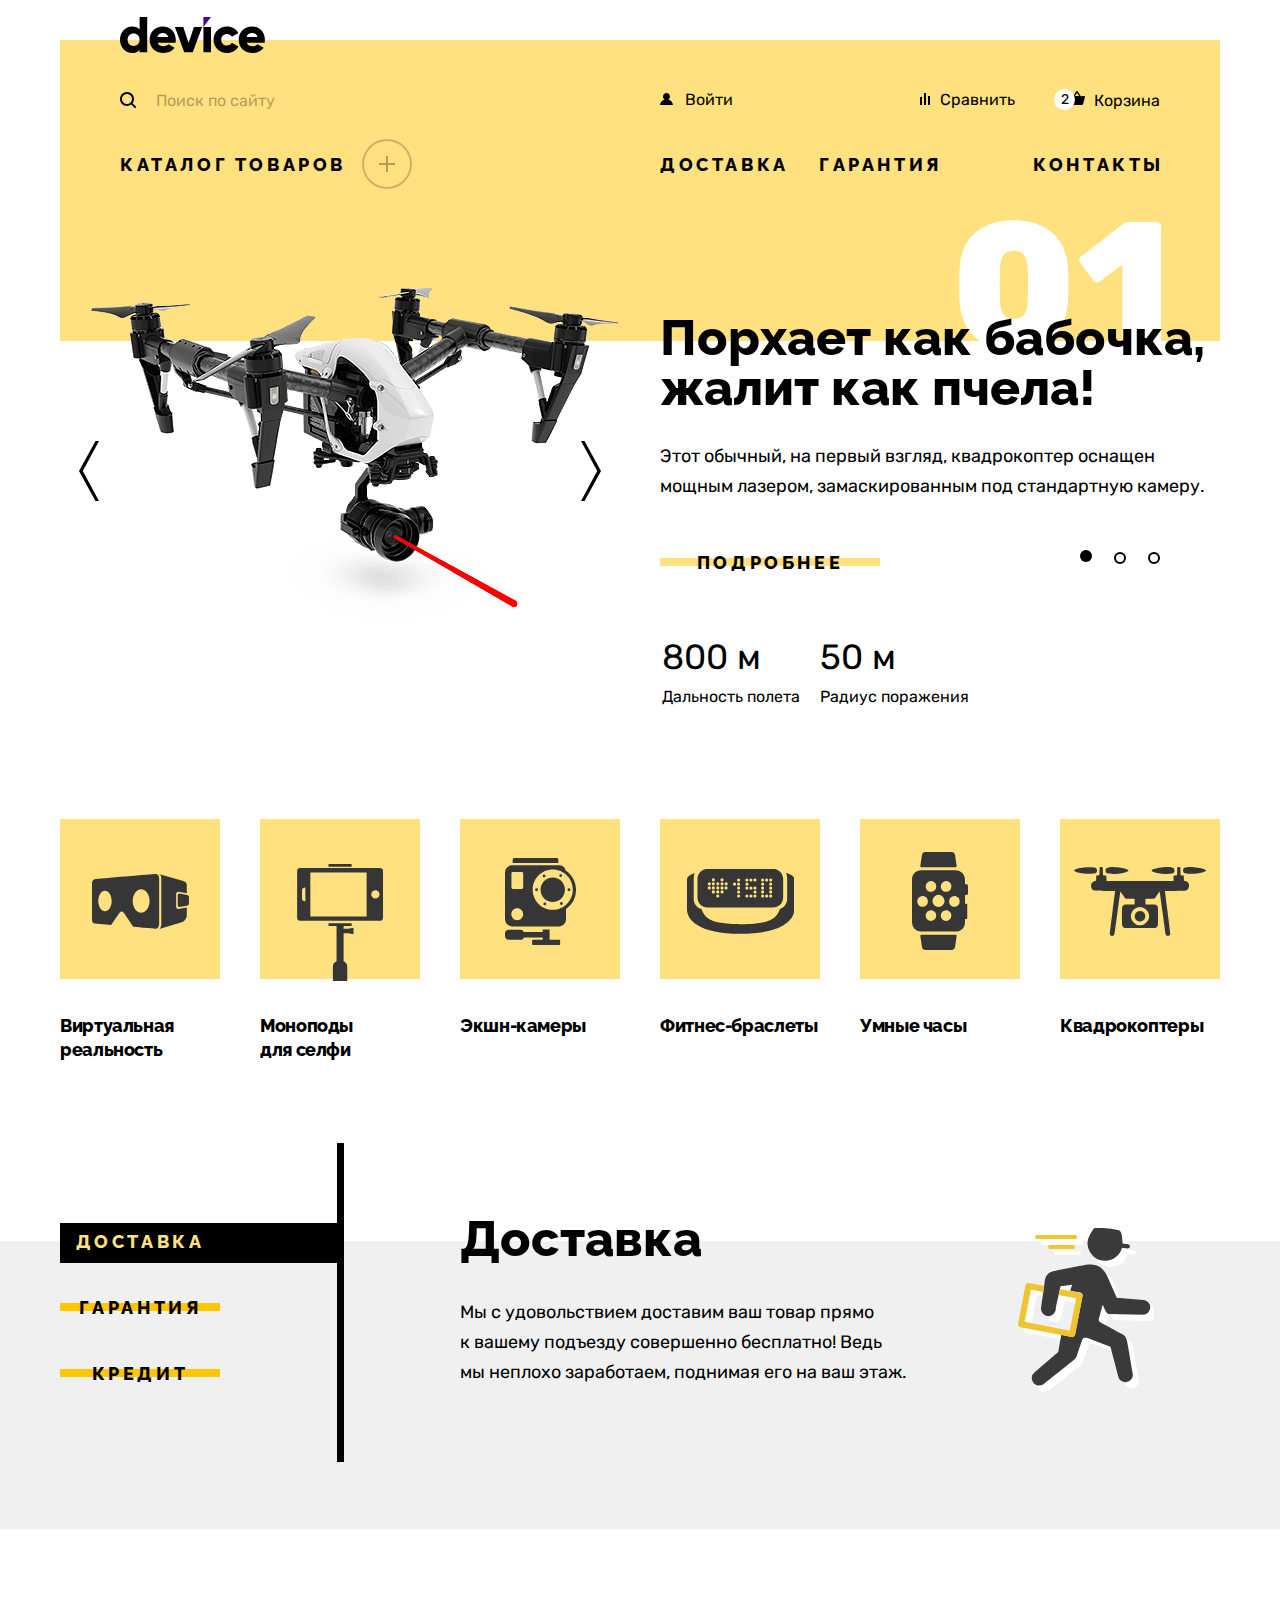
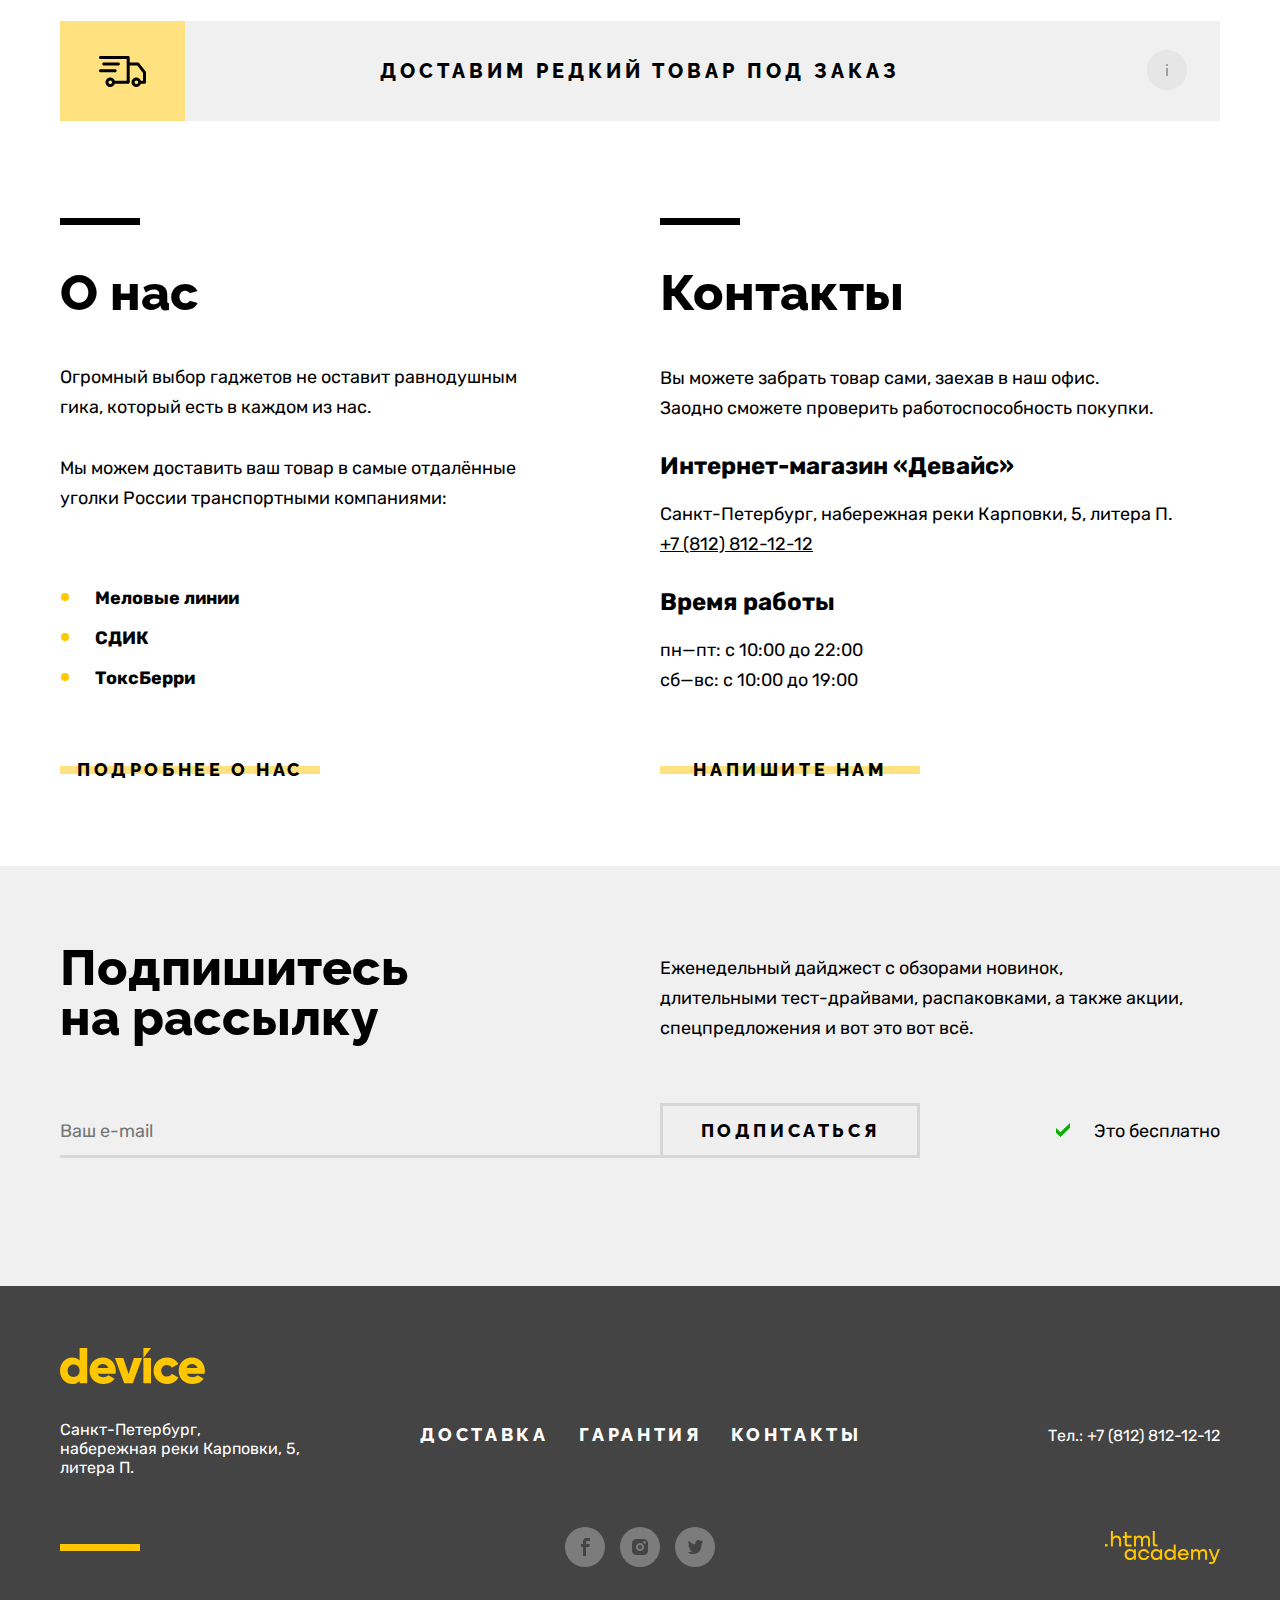
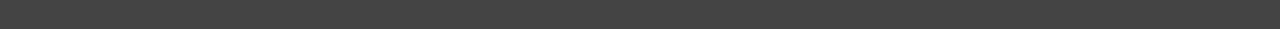
<file: index.html>
<!DOCTYPE html>
<html lang="ru">
  <head>
    <meta charset="utf-8">
    <title>HTML Academy: Девайс</title>
    <link rel="stylesheet" href="styles/styles.css">
    <link rel="icon" href="../1841999-device-32/images/favicon.svg">
  </head>

  <body>

    <!--Шапка-->
    <header class="page-header">
      <h1 class="visually-hidden">Сайт "Девайс"</h1>

      <div class="header-container">
        <a class="navigation-logo">
          <img class="logo" src="images/logo.svg" alt="Логотип сайта" width="145" height="36">
        </a>
        <div class="navigation-container">
          <nav class="navigation">
            <ul class="user-navigation-list">
              <li class="user-navigation-item-search">
                <form class="user-navigation-form-search" method="get" action="https://echo.htmlacademy.ru">
                  <input id="search" class="user-navigation-search-input" type="search" name="search" placeholder="Поиск по сайту">
                  <button class="user-navigation-search-button" type="submit">Найти</button>
                  <label class="user-navigation-search-label" for="search">
                    <span class="visually-hidden">Поиск по сайту</span>
                  </label>
                </form>
              </li>
              <li class="user-navigation-item-login">
                <a class="user-navigation-link login-link" href="#">
                  <svg class="navigation-image-login" aria-hidden="true" focusable="false" width="13" height="12" fill="none" xmlns="http://www.w3.org/2000/svg">
                    <path d="M0 12h13c-.2-2.6-2.1-4.8-4.7-5.5 1-.6 1.7-1.7 1.7-3C10 1.6 8.4 0 6.5 0S3 1.6 3 3.5c0 1.3.7 2.4 1.7 3C2.1 7.2.2 9.4 0 12Z" fill="#000"/>
                  </svg>
                  Войти
                </a>
              </li>
              <li class="user-navigation-item-compare">
                <a class="user-navigation-link compare-link" href="#">
                  <svg class="navigation-image" aria-hidden="true" focusable="false" width="10" height="12" fill="none" xmlns="http://www.w3.org/2000/svg">
                    <path d="M6 0H4v12h2V0ZM2 4H0v8h2V4ZM10 3H8v9h2V3Z" fill="#000"/>
                  </svg>
                  Сравнить
                </a>
              </li>
              <li class="user-navigation-item-basket">
                <a class="user-navigation-link basket-link" href="#">
                  <svg class="navigation-image basket-image" aria-hidden="true" focusable="false" width="16" height="14" fill="none" xmlns="http://www.w3.org/2000/svg">
                    <path d="m15.3 5-3.5.2L8.6.3C8.5.1 8.2 0 8 0c-.2 0-.5.1-.6.3L4.2 5.2H.7c-.4 0-.7.3-.7.7v.2l1.9 6.8c.2.7.7 1.1 1.4 1.1h9.4c.7 0 1.2-.4 1.4-1.1L16 6v-.2c0-.4-.3-.8-.7-.8ZM8 1.9l2.2 3.2H5.9L8 1.9Z" fill="#000"/>
                  </svg>
                  Корзина
                </a>
                <button class="popover-close-button" type="button">
                  2
                  <span class="visually-hidden">Закрыть корзину.</span>
                </button>
                <div class="popover popover-cart">
                  <div class="popover-content">
                    <h2 class="popover-title visually-hidden">Корзина</h2>
                    <ul class="popover-cart-list">
                      <li class="popover-cart-item">
                        <a class="popover-cart-link" href="#">
                          <img class="popover-cart-image" src="images/basket-popup/product-1-small.jpg" alt="Любительская селфи палка" width="41" height="43">
                          <div class="popover-cart-container">
                            <p class="popover-cart-text">Любительская<br>селфи-палка</p>
                          </div>
                        </a>
                        <button class="popover-cart-button-delete" type="button">
                          <span class="visually-hidden">Удалить из корзины.</span>
                        </button>
                      </li>
                      <li class="popover-cart-item">
                        <a class="popover-cart-link" href="#">
                          <img class="popover-cart-image" src="images/basket-popup/product-2-small.jpg" alt="Профессиональная селфи-палка" width="41" height="43">
                          <div class="popover-cart-container">
                            <p class="popover-cart-text">Профессиональная<br>селфи-палка</p>
                          </div>
                        </a>
                          <button class="popover-cart-button-delete" type="button">
                            <span class="visually-hidden">Удалить из корзины.</span>
                          </button>
                      </li>
                    </ul>
                    <div class="popover-price-results-wrapper">
                      <p class="popover-price-results-text">Товаров:&nbsp;2</p>
                      <p class="popover-price-results-total">Сумма:&nbsp;2000 ₽</p>
                    </div>
                    <div class="popover-cart-button-container">
                      <button class="open-basket-button" type="button">Открыть корзину</button>
                    </div>
                  </div>
                </div>
              </li>
            </ul>
            <ul class="navigation-list">
              <li class="navigation-item-catalog">
                <a class="navigation-catalog-link navigation-link" href="#">Каталог Товаров</a>
                <ul class="navigation-submenu-list">
                  <li class="navigation-submenu-item">
                    <a class="navigation-submenu-link" href="#">Виртуальная реальность</a>
                    <a class="navigation-submenu-link" href="catalog.html">Моноподы для селфи</a>
                    <a class="navigation-submenu-link" href="#">Экшн-камеры</a>
                  </li>
                  <li class="navigation-submenu-item">
                    <a class="navigation-submenu-link" href="#">Фитнес-браслеты</a>
                    <a class="navigation-submenu-link" href="#">Умные часы</a>
                  </li>
                  <li class="navigation-submenu-item">
                    <a class="navigation-submenu-link" href="#">Квадрокоптеры</a>
                  </li>
                </ul>
              </li>
              <li class="navigation-item-delivery">
                <a class="navigation-link" href="delivery.html">Доставка</a>
              </li>
              <li class="navigation-item-garanty">
                <a class="navigation-link" href="garanty.html">Гарантия</a>
              </li>
              <li class="navigation-item-contacts">
                <a class="navigation-link contacts-link" href="contacts.html">Контакты</a>
              </li>
            </ul>
          </nav>
        </div>
      </div>

    </header>
      
    <main class="main-index">
      <div class="container">
        <section class="slider">
          <h2 class="visually-hidden">Слайдер с товарами</h2>

          <!--Настроить переключение слайдера-->
          <!-- Первый Слайд -->
          <div class="slider-container slider-1 slider-current">
            <img class="slider-image" src="images/slider/slider-1.png" alt="Изображение квадрокоптера" width="560" height="560">
            <div class="slider-container-text">
              <strong class="slider-slogan">Порхает как бабочка, жалит как пчела!</strong>
              <p class="slider-text">Этот обычный, на первый взгляд, квадрокоптер оснащен мощным лазером, замаскированным под стандартную камеру.</p>
              <a class="slider-link" href="catalog.html/categories/quadcopters">Подробнее</a>
              <table class="slider-table">
                <tr class="slider-table-item">
                  <th>800 м</th>
                  <th>50 м</th>
                </tr>
                <tr class="slider-table-text">
                  <th>Дальность полета</th>
                  <th>Радиус поражения</th>
                </tr>
              </table>
            </div>
          </div>
        
          <!-- Второй Слайд -->
          <div class="slider-container slider-2">
            <img class="slider-image" src="images/slider/slider-2.png" alt="Изображение фитнес-браслета" width="560" height="560">
            <div class="slider-container-text">
              <strong class="slider-slogan">Худеем<br>правильно!</strong>
              <p class="slider-text">Мотивирующие фитнес-браслеты помогут найти в себе силы не пропускать занятия и соблюдать диету.</p>
              <a class="slider-link" href="catalog.html/categories/fitness">Подробнее</a>
              <table class="slider-table">
                <tr class="slider-table-item">
                  <th>48 часов</th>
                </tr>
                <tr class="slider-table-text">
                  <th>Без подзарядки</th>
                </tr>
              </table>
            </div>
          </div>
        
          <!-- Третий Слайд   -->
          <div class="slider-container slider-3">
            <img class="slider-image" src="images/slider/slider-3.png" alt="Изображение селфи-палки" width="560" height="560">
            <div class="slider-container-text">
              <strong class="slider-slogan">Делай селфи,<br>как Бен Стиллер!</strong>
              <p class="slider-text">Самая длинная палка для селфи доступна в нашем магазине. Восемь (Восемь, Карл!) метров длиной и весом всего 5 кг.</p>
              <a class="slider-link" href="catalog.html/categories/monopods">Подробнее</a>
              <table class="slider-table-3">
                <tr class="slider-table-item">
                  <th>8,5 м</th>
                  <th>5 кг</th>
                  <th>Карбон</th>
                </tr>
                <tr class="slider-table-text">
                  <th>Длина палки</th>
                  <th>Вес палки</th>
                  <th>Материал</th>
                </tr>
              </table>
            </div>
          </div>

          <!-- Кнопки для переключения слайдов -->
          <ol class="slider-pagination">
            <li class="slider-pagination-item">
              <button class="slider-pagination-button slider-pagination-button-current" type="button">
                <span class="visually-hidden">Первый слайд.</span>
              </button>
            </li>
            <li class="slider-pagination-item">
              <button class="slider-pagination-button" type="button">
                <span class="visually-hidden">Второй слайд.</span>
              </button>
            </li>
            <li class="slider-pagination-item">
              <button class="slider-pagination-button" type="button">
                <span class="visually-hidden">Третий слайд.</span>
              </button>
            </li>
          </ol>
            <button class="slider-button slider-next" type="button">
              <span class="visually-hidden">Предыдущий слайд.</span>
            </button>
            <button class="slider-button slider-prev" type="button">
              <span class="visually-hidden">Следующий слайд.</span>
            </button>

        </section>

        <!-- Катерогии товаров -->
        <section class="categories">
          <h2 class="visually-hidden">Категории товаров</h2>

          <ul class="categories-list">
            <li class="categories-item">
              <a class="categories-link" href="catalog.html/categories/virtual-reality">
                <div class="image-container">
                  <img class="categories-images" src="images/categories/virtual.svg" alt="Изображение для категории Вируальная реальность" width="97" height="55">
                </div>
                <p class="categories-text">Виртуальная реальность</p>
              </a>
            </li>
            <li class="categories-item">
              <a class="categories-link" href="catalog.html">
                <div class="image-container image-selfie">
                  <img class="categories-images" src="images/categories/monopods.svg" alt="Изображение для категории Моноподы для селфи" width="86" height="117">
                </div>
                <p class="categories-text">Моноподы<br>для селфи</p>
              </a>
            </li>
            <li class="categories-item image-camera">
              <a class="categories-link" href="catalog.html/categories/e-cameras">
                <div class="image-container">
                  <img class="categories-images" src="images/categories/action-camera.svg" alt="Изображение для категории Экшн-камеры" width="71" height="87">
                </div>
                <p class="categories-text">Экшн-камеры</p>
              </a>
            </li>
            <li class="categories-item">
              <a class="categories-link" href="catalog.html/categories/fitness">
                <div class="image-container">
                  <img class="categories-images" src="images/categories/fitness-bracelets.svg" alt="Изображение для категории Фитнес-браслеты" width="107" height="65">
                </div>
                <p class="categories-text">Фитнес-браслеты</p>
              </a>
            </li>
            <li class="categories-item">
              <a class="categories-link" href="catalog.html/categories/smart-watch">
                <div class="image-container">
                  <img class="categories-images" src="images/categories/smart-watch.svg" alt="Изображение для категории Умные часы" width="56" height="98">
                </div>
                <p class="categories-text">Умные часы</p>
              </a>
            </li>
            <li class="categories-item">
              <a class="categories-link" href="catalog.html/categories/quadcopters">
                <div class="image-container">
                  <img class="categories-images" src="images/categories/quadrocopters.svg" alt="Изображение для категории Квадрокоптеры" width="132" height="69">
                </div>
                <p class="categories-text">Квадрокоптеры</p>
              </a>
            </li>
          </ul>

        </section>
      </div>

      <!-- Список преимуществ -->
      <!--Слева меню должно переключаться-->
      <section class="advantages">
        <h2 class="visually-hidden">Наши преимущества</h2>

        <div class="advantages-container">
          <div class="container">
            <div class="advanvantages-content-container">
              <div class="advantages-button-container">
                <button class="advantages-button advantages-button-current" type="button">
                  <span class="advantages-button-text">Доставка</span>
                </button>
                <button class="advantages-button" type="button">
                  <span class="advantages-button-text">Гарантия</span>
                </button>
                <button class="advantages-button" type="button">
                  <span class="advantages-button-text">Кредит</span>
                </button>
              </div>
              <ul class="advantages-list">
                <li class="advantages-item-1 advantages-current">
                  <h3 class="advantages-title">Доставка</h3>
                  <p class="advantages-text">
                    Мы с удовольствием доставим ваш товар прямо<br>
                    к вашему подъезду совершенно бесплатно! Ведь<br>
                    мы неплохо заработаем, поднимая его на ваш этаж.
                  </p>
                </li>
                <li class="advantages-item-2">
                  <h3 class="advantages-title">Гарантия</h3>
                  <p class="advantages-text">
                    Если из-за возгорания купленного у нас товара у вас
                    сгорит дом — не переживайте, мы выдадим вам новый.
                    Товар, не дом, конечно же.
                  </p>
                </li>
                <li class="advantages-item-3">
                  <h3 class="advantages-title">Кредит</h3>
                  <p class="advantages-text">
                    Залезть в долговую яму стало проще! Кредитные
                    консультанты подберут для вас наиболее выгодные
                    условия кредита. Выгодные для банка, разумеется.
                  </p>
                </li>
              </ul>
            </div>
          </div>
        </div>

      </section>

      <!-- Кнопка доставки -->
      <section class="delivery-button">
        <div class="container">
          <div class="delivery-button-container">
            <h2 class="visually-hidden">Полезная информация</h2>
            <a class="delivery-link" href="delivery.html">Доставим редкий товар под заказ</a>
          </div>
        </div>
      </section>

      <!-- Контакты -->
      <section class="contacts">
        <div class="container">
          <div class="contacts-container">

            <!-- О нас -->
            <div class="contacts-container-info">
              <h3 class="contacts-title">О нас</h3>

              <div class="info-text-container">
                <p class="contacts-text-left">
                  Огромный выбор гаджетов не оставит равнодушным гика,
                  который есть в каждом из нас.
                </p>
                <p class="contacts-text-left">
                  Мы можем доставить ваш товар в самые отдалённые уголки
                  России транспортными компаниями:
                </p>
              </div>
              <div class="info-delivery-container">
                <ul class="contacts-list">
                  <li class="contacts-item">Меловые линии</li>
                  <li class="contacts-item">СДИК</li>
                  <li class="contacts-item">ТоксБерри</li>
                </ul>
              </div>
              <a class="contacts-link-delivery contacts-button" href="about.html">Подробнее о нас</a>
            </div>

            <!-- Контакты -->
            <div class="contacts-container-info">
              <h3 class="contacts-title">Контакты</h3>
              <div class="info-adress-container">
                <p class="contacts-text-right">
                  Вы можете забрать товар сами, заехав в наш офис.
                  <br>Заодно сможете проверить работоспособность покупки.
                </p>
                <h4 class="contacts-subtitle">Интернет-магазин «Девайс»</h4>
                <address class="contacts-address">
                  <p class="contacts-address-text">Санкт-Петербург, набережная реки Карповки, 5, литера П.</p>
                  <a class="contacts-phone" href="tel:+78128121212">+7 (812) 812-12-12</a>
                </address>
                <h4 class="contacts-subtitle">Время работы</h4>
                <ul class="contacts-schedule">
                  <li class="contacts-schedule-item">пн—пт: с 10:00 до 22:00</li>
                  <li class="contacts-schedule-item">сб—вс: с 10:00 до 19:00</li>
                </ul>
              </div>
              <a class="contacts-button" href="#">Напишите нам</a>
            </div>

          </div>
        </div>
      </section>

      <!-- Подписка на рассылку -->
      <section class="subscription">
        <div class="container">
          <div class="subscription-container">
            <h3 class="subscription-title">Подпишитесь на рассылку</h3>
            <p class="subscription-text">
              Еженедельный дайджест с обзорами новинок,
              <br>длительными тест-драйвами, распаковками, а также акции,
              спецпредложения и вот это вот всё.
            </p>
          </div>
          <div class="subscription-form-container">
            <form class="subscription-form" method="get" action="https:echo.htmlacademy.ru">
              <input class="subscription-form-email" type="email" name="your-e-mail" placeholder="Ваш e-mail">
              <button class="subscription-button" type="submit">Подписаться</button>
            </form>
            <p class="subscription-mark">Это бесплатно</p>
          </div>
        </div>
      </section>

    </main>

    <!-- Подвал -->
    <footer class="page-footer">
      <section class="footer-contacts">
        <div class="container">
          <div class="footer-container">
            <h2 class="visually-hidden">Контакты</h2>
            <a class="footer-logo">
              <img class="footer-contacts-logo" src="images/logo-footer.svg" alt="Логотип сайта" width="145" height="36">
            </a>

            <div class="footer-list-container">
              <address class="footer-contacts-adress">
                <p class="about-text-adress">Санкт-Петербург, набережная реки Карповки, 5, литера П.</p>
              </address>
              <ul class="footer-list">
                <li class="footer-item">
                  <a class="footer-link" href="delivery.html">Доставка</a>
                </li>
                <li class="footer-item">
                  <a class="footer-link" href="garanty.html">Гарантия</a>
                </li>
                <li class="footer-item">
                  <a class="footer-link" href="contakts.html">Контакты</a>
                </li>
              </ul>
              <address class="footer-contacts-phone">
                <a class="about-text-phone" href="tel:+78128121212">Тел.: +7 (812) 812-12-12</a>
              </address>
            </div>

            <div class="footer-social-container">
              <ul class="footer-social-list">
                <li class="footer-social-item">
                  <a class="footer-social-button" href="https://facebook.com/htmlacademy">
                    <svg class="footer-social-image" aria-hidden="true" focusable="false" width="9" height="18" fill="#444444" xmlns="http://www.w3.org/2000/svg">
                      <path d="M6.5 3H9V0H5.6C2.8 0 2 1.7 2 4.2V6H0v3h2v9h3V9h3.3l.6-3H5V4.5C5 3.7 5.3 3 6.5 3Z"/>
                    </svg>
                    <span class="visually-hidden">Фейсбук</span>
                  </a>
                </li>
                <li class="footer-social-item">
                  <a class="footer-social-button" href="https://instagram.com/htmlacademy">
                    <svg class="footer-social-image" aria-hidden="true" focusable="false" width="16" height="16" fill="#444444" xmlns="http://www.w3.org/2000/svg">
                      <path d="M8 10a2 2 0 1 0 0-4 2 2 0 0 0 0 4Z"/>
                      <path d="M14.7 1.3c-.9-.9-2-1.3-3.4-1.3H4.7C1.9 0 0 1.9 0 4.7v6.6c0 1.4.4 2.6 1.4 3.4.9.9 2 1.3 3.3 1.3h6.6c1.4 0 2.6-.4 3.4-1.3.8-.9 1.3-2 1.3-3.4V4.7c0-1.4-.4-2.6-1.3-3.4ZM8 12.1c-2.2 0-4.1-1.8-4.1-4.1S5.8 3.9 8 3.9c2.2 0 4.1 1.8 4.1 4.1s-1.9 4.1-4.1 4.1Zm4.6-7.4c-.7 0-1.3-.5-1.3-1.3s.5-1.3 1.3-1.3c.7 0 1.3.6 1.3 1.3 0 .7-.6 1.3-1.3 1.3Z"/>
                    </svg>
                    <span class="visually-hidden">Инстаграм</span>
                  </a>
                </li>
                <li class="footer-social-item">
                  <a class="footer-social-button" href="https://twitter.com/htmlacademy_ru">
                    <svg class="footer-social-image" aria-hidden="true" focusable="false" width="15" height="14" fill="#444444" xmlns="http://www.w3.org/2000/svg">
                      <path d="M9.7.1c1.5-.5 2.6.3 3.2 1.1.5-.2 1.1-.4 1.7-.6 0 .8-.5 1.4-.8 1.6.7.2 1.2-.4 1.2-.4-.1.9-.9 1.7-1.4 1.9-.2 6.3-2.8 10.4-8.9 10.3h-.4C4 14 .6 13.6 0 12.2c2 .2 3.4-.4 4.1-1.1-.8-.3-2.4-.4-2.6-2.8.3.2.5.3 1.1.2C1.5 7.7.3 7 .4 5c.3.3.9.5 1.2.4C1 5.2-.2 2.3.8.8c1.6 1.7 3.3 3.4 6.3 3.5.2-2.1 1-3.5 2.6-4.2Z"/>
                    </svg>
                    <span class="visually-hidden">Твиттер</span>
                  </a>
                </li>
              </ul>
              <a class="htmlacademy-link" href="https://htmlacademy.ru/">
                <svg class="htmlacademy-logo" aria-hidden="true" focusable="false" width="115" height="34" fill="#ffc700" xmlns="http://www.w3.org/2000/svg">
                  <path d="M0 12.9v2.6h2.5v-2.6H0ZM11.6 4.5c-1.6 0-2.8.7-3.6 1.7h-.1V0h-2v15.5h2v-5.3c0-2.1 1.3-3.6 3.3-3.6 1.8 0 2.9 1.4 2.9 3.2v5.7h2V9.4c.1-3-1.8-4.9-4.5-4.9ZM26.6 4.8h-4.8V1.1h-2v3.8h-1.9v2h1.9v6c0 1.7 1 2.7 2.7 2.7h4.1v-2h-3.7c-.7 0-1.1-.4-1.1-1.1V6.8h4.8v-2ZM41.1 4.6c-1.6 0-2.9.8-3.5 2.1h-.1c-.6-1.2-1.8-2.1-3.4-2.1-1.4 0-2.5.8-3.1 1.8h-.1V4.8H29v10.6h2V10c0-2 1-3.5 2.6-3.5 1.5 0 2.4 1 2.4 2.6v6.3h2V9.8c0-2.4 1.4-3.3 2.6-3.3 1.5 0 2.4 1 2.4 2.6v6.3h2V8.9c.1-2.5-1.4-4.3-3.9-4.3ZM47.8 12.7c0 1.7 1 2.7 2.8 2.7h2v-2h-1.7c-.7 0-1.1-.4-1.1-1.1V0h-2v12.7ZM28.9 19.7c-.9-1.1-2.2-1.8-3.9-1.8-3.1 0-5.4 2.3-5.4 5.6s2.3 5.6 5.4 5.6c1.8 0 3-.8 3.8-1.9h.1v1.6h2V18.2h-2v1.5Zm-3.6 7.4c-2.2 0-3.6-1.6-3.6-3.6s1.4-3.6 3.6-3.6 3.6 1.6 3.6 3.6c0 1.9-1.4 3.6-3.6 3.6ZM44.2 22c-.5-2.4-2.6-4.1-5.4-4.1a5.4 5.4 0 0 0-5.6 5.6c0 3.1 2.2 5.6 5.6 5.6 2.8 0 4.9-1.8 5.4-4.2h-2.1a3.4 3.4 0 0 1-3.3 2.3c-2.2 0-3.6-1.6-3.6-3.6s1.4-3.6 3.6-3.6c1.6 0 2.8 1 3.3 2.2h2.1V22ZM55.1 19.7c-.9-1.1-2.2-1.8-3.9-1.8-3.1 0-5.4 2.3-5.4 5.6s2.3 5.6 5.4 5.6c1.8 0 3-.8 3.8-1.9h.1v1.6h2V18.2h-2v1.5Zm-3.6 7.4c-2.2 0-3.6-1.6-3.6-3.6s1.4-3.6 3.6-3.6 3.6 1.6 3.6 3.6c0 1.9-1.5 3.6-3.6 3.6ZM68.7 19.8c-.9-1.1-2.2-1.9-3.9-1.9-3.1 0-5.4 2.3-5.4 5.6s2.2 5.6 5.4 5.6c1.7 0 3-.8 3.8-1.8h.1v1.5h2V13.4h-2v6.4Zm-3.6 7.3c-2.2 0-3.6-1.6-3.6-3.6s1.4-3.6 3.6-3.6 3.6 1.6 3.6 3.6c-.1 2-1.5 3.6-3.6 3.6ZM78.3 17.9c-3.3 0-5.5 2.5-5.5 5.6 0 3 2.1 5.6 5.5 5.6 2.5 0 4.5-1.3 5.2-3.6h-2.1c-.5 1-1.6 1.6-3 1.6-1.9 0-3.3-1.3-3.4-2.9h8.8c.2-3.6-2-6.3-5.5-6.3Zm0 1.9c1.7 0 3 1 3.3 2.6h-6.5c.3-1.5 1.5-2.6 3.2-2.6ZM98.2 17.9c-1.6 0-2.9.8-3.6 2h-.1c-.6-1.2-1.8-2-3.4-2-1.4 0-2.5.7-3.1 1.8v-1.5h-1.9v10.6h2v-5.4c0-2 1-3.4 2.6-3.5 1.5 0 2.4 1 2.4 2.6v6.3h2v-5.6c0-2.4 1.4-3.3 2.6-3.3 1.5 0 2.4 1 2.4 2.6v6.3h2v-6.5c.1-2.6-1.4-4.4-3.9-4.4ZM109.4 27l-3.6-8.9h-2.2l4.8 11.6c-.3.9-.7 1.2-1.7 1.2h-2.5v2h2.5c1.8 0 2.8-.8 3.5-2.6l4.7-12.2h-2.1l-3.4 8.9Z"/>
                </svg>
                <span class="visually-hidden">Логотип HTML Academy.</span>
              </a>
            </div>

          </div>
        </div>
      </section>
    </footer>

    <div class="modal-container">
      <div class="modal modal-auth">
        <section class="modal-content">
          <h2 class="modal-title">Доставка под заказ</h2>
          <button class="modal-close-button" type="button">
            <span class="visually-hidden">Закрытие модального окна.</span>
          </button>
          <form class="auth-form" action="https://echo.htmlacademy.ru/" method="post">
            <p class="field-group field-login-item">
              <label class="modal-item" for="auth-login">Ваше имя:</label>
              <input class="auth-form-field field-login" type="text" id="auth-login" name="auth-login" placeholder="Имя Фамилия">
              <span class="login-bottom-text login-invalid">Пожалуйста представьтесь</span>
            </p>
            <p class="field-group field-e-mail-item">
              <label class="modal-item" for="auth-e-mail">Ваш e-mail:</label>
              <input class="auth-form-field field-e-mail" type="email" id="auth-e-mail" name="auth-e-mail" placeholder="Введите e-mail">
              <span class="login-bottom-text">Забавный у вас адрес</span>
            </p>
            <p class="field-group">
              <label class="modal-item" for="auth-text">Что нужно привезти:</label>
              <input class="auth-form-field field-text" type="text" id="auth-text" name="auth-text" placeholder="В свободной форме">
            </p>
            <p class="field-group field-number-item">
              <label class="modal-item" for="auth-number">Количество:</label>
              <input class="auth-form-field field-number" type="text" id="auth-number" name="auth-number" value="1">
              <button class="number-button-minus" type="button">
                <span class="visually-hidden">Убавить количество на единицу.</span>
              </button>
              <button class="number-button-plus" type="button">
                <span class="visually-hidden">Добавить количество на единицу.</span>
              </button>
            </p>
            <button class="auth-form-button" type="submit">Отправить</button>
          </form>
          <div class="modal-info-text-container">
            <p class="modal-info-text">
              Постараемся найти, сколько нужно. Привезём сколько получится по требованиям
              <br>к провозу багажа.
            </p>
          </div>
        </section>
      </div>
    </div>

  </body>
</html>
</file>
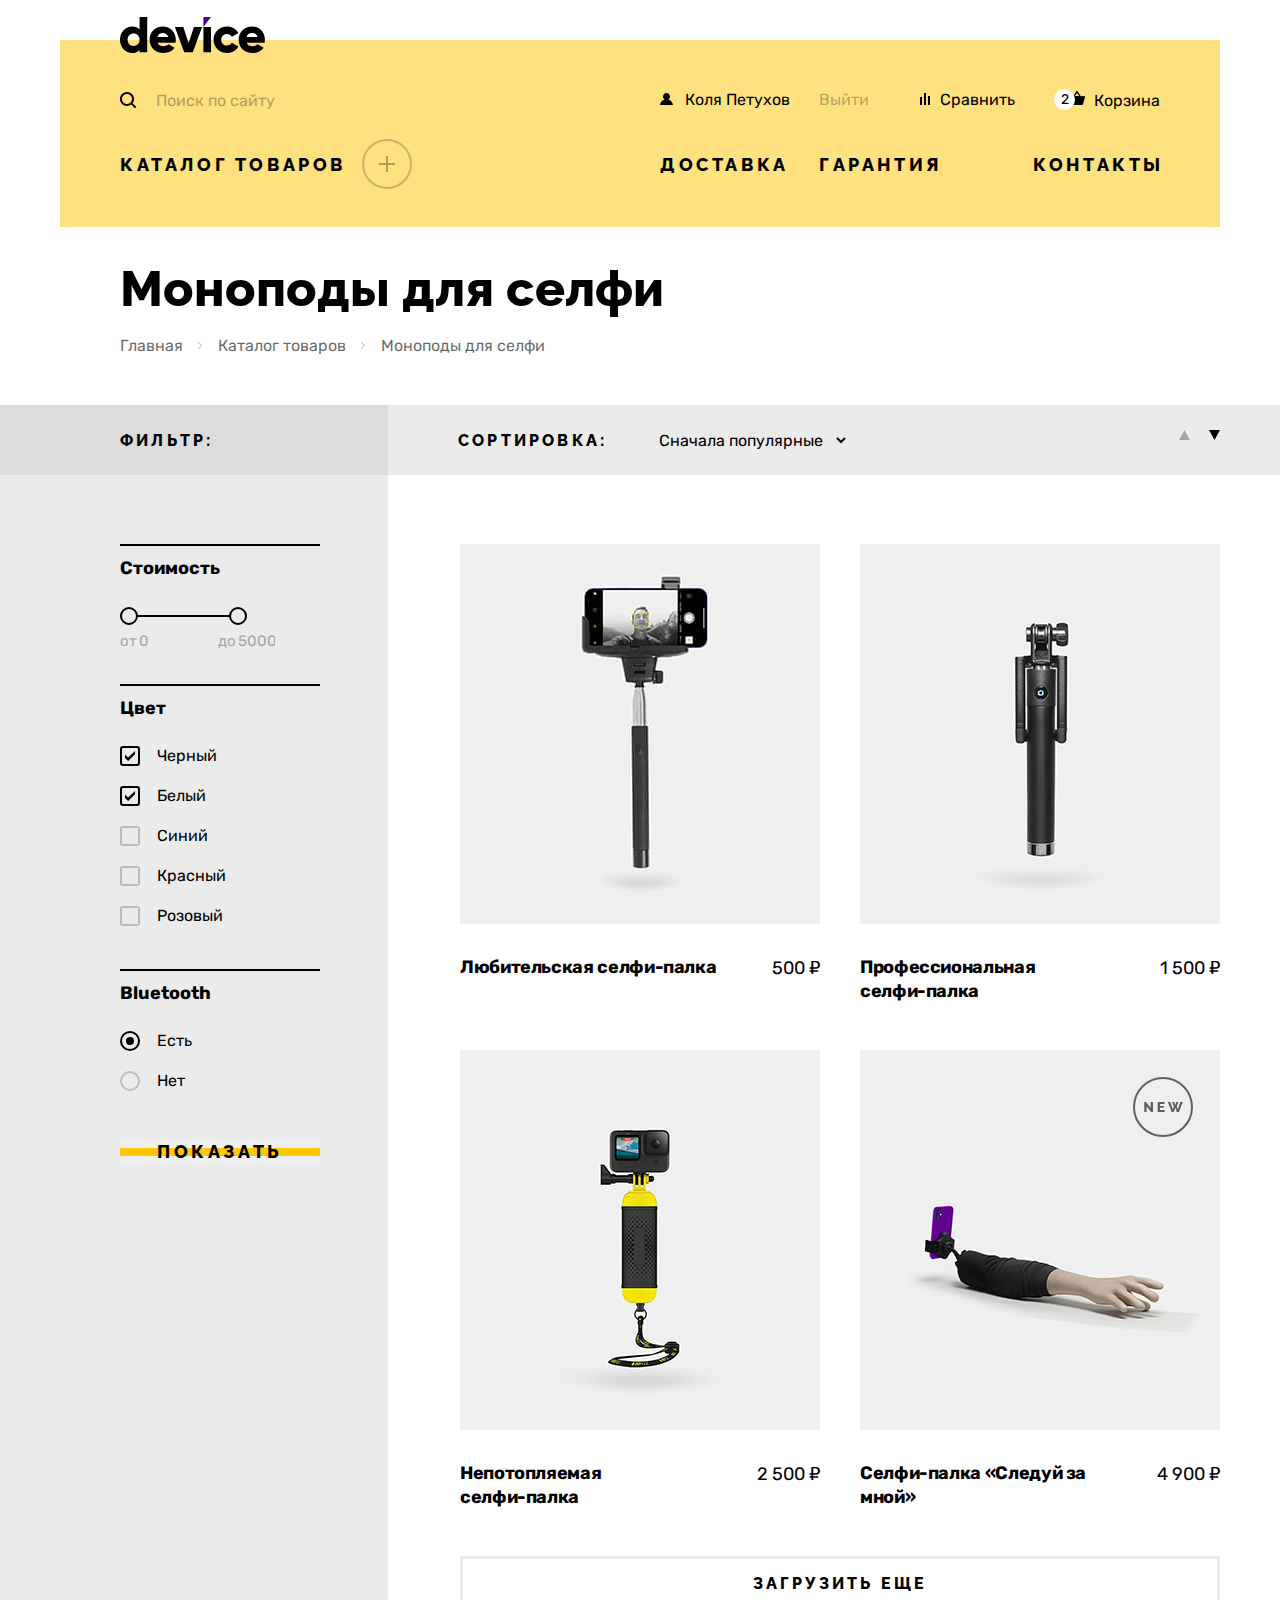
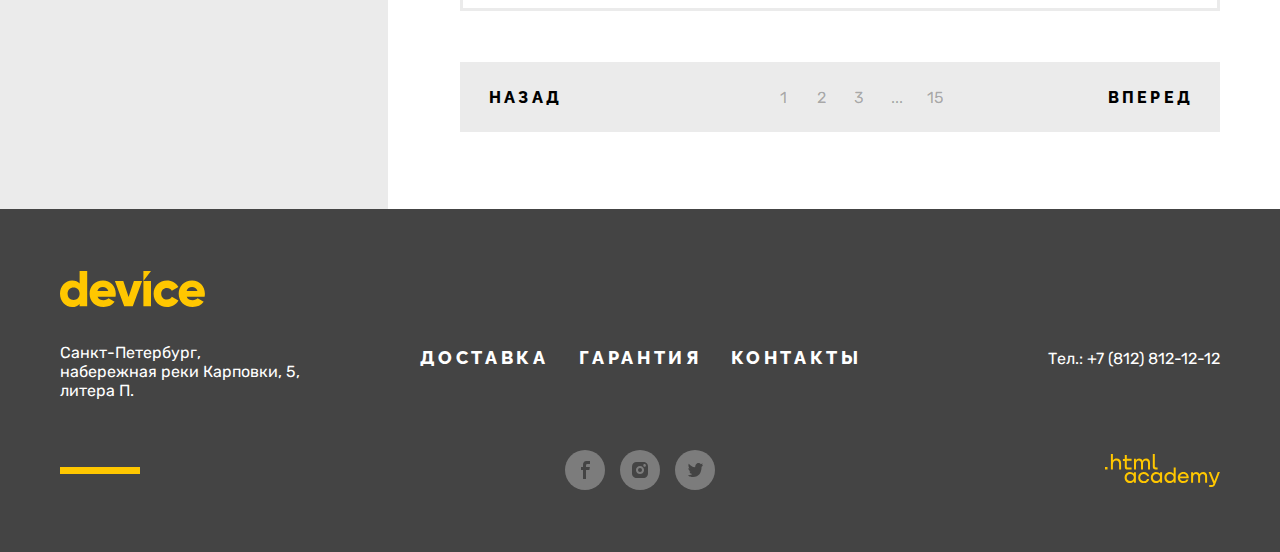
<file: catalog.html>
<!DOCTYPE html>
<html lang="ru">
  <head>
    <meta charset="utf-8">
    <title>Каталог</title>
    <link rel="stylesheet" href="styles/styles.css">
    <link rel="icon" href="../1841999-device-32/images/favicon.svg">
  </head>

  <body>

    <!--Шапка-->
    <header class="page-header">
      <h1 class="visually-hidden">Сайт "Девайс"</h1>

      <div class="header-container">
        <a class="navigation-logo" href="index.html">
          <img class="logo" src="images/logo.svg" alt="Логотип сайта" width="145" height="36">
        </a>
        <div class="navigation-container catalog-navigation-container">
          <nav class="navigation">
            <ul class="user-navigation-list">
              <li class="user-navigation-item-search">
                <form class="user-navigation-form-search" method="get" action="https://echo.htmlacademy.ru">
                  <input id="search" class="user-navigation-search-input" type="search" name="search" placeholder="Поиск по сайту">
                  <button class="user-navigation-search-button" type="submit">Найти</button>
                  <label class="user-navigation-search-label" for="search">
                    <span class="visually-hidden">Поиск по сайту.</span>
                  </label>
                </form>
              </li>
              <li class="user-navigation-item-login">
                <a class="user-navigation-link user-login-link" href="#">
                  <svg class="navigation-image-login" aria-hidden="true" focusable="false" width="13" height="12" fill="none" xmlns="http://www.w3.org/2000/svg">
                    <path d="M0 12h13c-.2-2.6-2.1-4.8-4.7-5.5 1-.6 1.7-1.7 1.7-3C10 1.6 8.4 0 6.5 0S3 1.6 3 3.5c0 1.3.7 2.4 1.7 3C2.1 7.2.2 9.4 0 12Z" fill="#000"/>
                  </svg>
                  Коля Петухов
                </a>
                <a class="user-navigation-link link-logout" href="#">Выйти</a>
              </li>
              <li class="user-navigation-item-compare">
                <a class="user-navigation-link compare-link" href="#">
                  <svg class="navigation-image" aria-hidden="true" focusable="false" width="10" height="12" fill="none" xmlns="http://www.w3.org/2000/svg">
                    <path d="M6 0H4v12h2V0ZM2 4H0v8h2V4ZM10 3H8v9h2V3Z" fill="#000"/>
                  </svg>
                  Сравнить
                </a>
              </li>
              <li class="user-navigation-item-basket">
                <a class="user-navigation-link basket-link" href="#">
                  <svg class="navigation-image basket-image" aria-hidden="true" focusable="false" width="16" height="14" fill="none" xmlns="http://www.w3.org/2000/svg">
                    <path d="m15.3 5-3.5.2L8.6.3C8.5.1 8.2 0 8 0c-.2 0-.5.1-.6.3L4.2 5.2H.7c-.4 0-.7.3-.7.7v.2l1.9 6.8c.2.7.7 1.1 1.4 1.1h9.4c.7 0 1.2-.4 1.4-1.1L16 6v-.2c0-.4-.3-.8-.7-.8ZM8 1.9l2.2 3.2H5.9L8 1.9Z" fill="#000"/>
                  </svg>
                Корзина
                </a>
                <button class="popover-close-button" type="button">
                  2
                  <span class="visually-hidden">Закрыть корзину.</span>
                </button>
                <div class="popover popover-cart">
                  <div class="popover-content">
                    <h2 class="popover-title visually-hidden">Корзина</h2>
                    <ul class="popover-cart-list">
                      <li class="popover-cart-item">
                        <a class="popover-cart-link" href="#">
                          <img class="popover-cart-image" src="images/basket-popup/product-1-small.jpg" alt="Любительская селфи палка" width="41" height="43">
                          <div class="popover-cart-container">
                            <p class="popover-cart-text">Любительская<br>селфи-палка</p>
                          </div>
                        </a>
                        <button class="popover-cart-button-delete" type="button">
                          <span class="visually-hidden">Удалить из корзины.</span>
                        </button>
                      </li>
                      <li class="popover-cart-item">
                        <a class="popover-cart-link" href="#">
                          <img class="popover-cart-image" src="images/basket-popup/product-2-small.jpg" alt="Профессиональная селфи-палка" width="41" height="43">
                          <div class="popover-cart-container">
                            <p class="popover-cart-text">Профессиональная<br>селфи-палка</p>
                          </div>
                        </a>
                        <button class="popover-cart-button-delete" type="button">
                          <span class="visually-hidden">Удалить из корзины.</span>
                        </button>
                      </li>
                    </ul>
                    <div class="popover-price-results-wrapper">
                      <p class="popover-price-results-text">Товаров:&nbsp;2</p>
                      <p class="popover-price-results-total">Сумма:&nbsp;2000 ₽</p>
                    </div>
                    <div class="popover-cart-button-container">
                      <button class="open-basket-button" type="button">Открыть корзину</button>
                    </div>
                  </div>
                </div>
              </li>
            </ul>

            <ul class="navigation-list">
              <li class="navigation-item-catalog">
                <a class="navigation-catalog-link navigation-link" href="#">Каталог Товаров</a>
                <ul class="navigation-submenu-list">
                  <li class="navigation-submenu-item">
                    <a class="navigation-submenu-link" href="#">Виртуальная реальность</a>
                    <a class="navigation-submenu-link">Моноподы для селфи</a>
                    <a class="navigation-submenu-link" href="#">Экшн-камеры</a>
                  </li>
                  <li class="navigation-submenu-item">
                    <a class="navigation-submenu-link" href="#">Фитнес-браслеты</a>
                    <a class="navigation-submenu-link" href="#">Умные часы</a>
                  </li>
                  <li class="navigation-submenu-item">
                    <a class="navigation-submenu-link" href="#">Квадрокоптеры</a>
                  </li>
                </ul>
              </li>
              <li class="navigation-item-delivery">
                <a class="navigation-link" href="delivery.html">Доставка</a>
              </li>
              <li class="navigation-item-garanty">
                <a class="navigation-link" href="garanty.html">Гарантия</a>
              </li>
              <li class="navigation-item-contacts">
                <a class="navigation-link contacts-link" href="contacts.html">Контакты</a>
              </li>
            </ul>
          </nav>
        </div>
      </div>

    </header>

    <main class="main-inner">
      <section class="inner-header">
        <div class="container">
          <h2 class="inner-header-title">Моноподы для селфи</h2>
          <ul class="breadcrumbs">
            <li class="breadcrumbs-item">
              <a class="breadcrumbs-link" href="index.html">Главная</a>
            </li>
            <li class="breadcrumbs-item">
              <a class="breadcrumbs-link" href="catalog.html">Каталог товаров</a>
            </li>
            <li class="breadcrumbs-item">
              <a class="breadcrumbs-link">Моноподы для селфи</a>
            </li>
          </ul>
        </div>
      </section>
      
      <section class="catalog-products">
        <h3 class="visually-hidden">Список товаров с фильтрами</h3>
        <div class="catalog-top-wrapper">
          <div class="header-top-container container">
            <div class="header-filter-container">
              <h3 class="catalog-products-subtitle">Фильтр:</h3>
            </div>
            <div class="header-sorting-container">
              <form class="sorting-type" method="get" action="https://echo.htmlacademy.ru">
                <label class="sorting-type-item" for="sorting">Сортировка:</label>
                <select class="selection-control" id="sorting" name="sorting">
                  <option value="popular">Сначала популярные</option>
                  <option value="cheap">Сначала дешевле</option>
                  <option value="expensive">Сначала дороже</option>
                </select>
              </form>
              <ul class="sorting-button-list">
                <li class="sorting-button-item">
                  <button class="sorting-button left-button" type="button">
                    <span class="visually-hidden">Сортировка по возрастанию.</span>
                  </button>
                </li>
                <li class="sorting-button-item">
                  <button class="sorting-button right-button current-button" type="button">
                    <span class="visually-hidden">Сортировка по убыванию.</span>
                  </button>
                </li>
              </ul>
            </div>
          </div>
        </div>
        
        <div class="catalog-bottom-wraper container">
          <div class="filter-container">
            <form class="catalog-filter" action="https://echo.htmlacademy.ru/" method="get">
              <fieldset class="catalog-filter-group price-group">
                <legend class="catalog-filter-title">Стоимость</legend>
                <div class="range">
                  <div class="range-scale">
                    <div class="range-bar">
                      <button class="range-toggle toggle-min" type="button">
                        <span class="visually-hidden">Изменить минимальную цену.</span>
                      </button>
                      <button class="range-toggle toggle-max" type="button">
                        <span class="visually-hidden">Изменить максимальную цену.</span>
                      </button>
                    </div>
                  </div>

                  <div class="range-wrapper-inputs">
                    <label class="catalog-filter-label">
                      от <input class="range-input" type="number" value="0" name="min-price">
                    </label>
                    <label class="catalog-filter-label">
                      до <input class="range-input" type="number" value="5000" name="max-price">
                    </label>
                  </div>
                </div>
              </fieldset>

              <fieldset class="catalog-filter-group checkbox-group">
                <legend class="catalog-filter-title">Цвет</legend>
                <ul class="catalog-filter-list">
                  <li class="catalog-filter-item">
                    <label class="control">
                      <input class="visually-hidden control-input" type="checkbox" name="black" checked>
                      <span class="control-mark">
                        <svg class="control-input-image" aria-hidden="true" focusable="false" width="10" height="10" fill="#000" xmlns="http://www.w3.org/2000/svg">
                          <path d="M10 0 3.1 6.6 0 3.6v3.3L3.2 10 10 3.3V0Z"/>
                        </svg>
                      </span>
                      <span class="control-label">Черный</span>
                    </label>
                  </li>
                  <li class="catalog-filter-item">
                    <label class="control">
                      <input class="visually-hidden control-input" type="checkbox" name="white" checked>
                      <span class="control-mark">
                        <svg class="control-input-image" aria-hidden="true" focusable="false" width="10" height="10" fill="#000" xmlns="http://www.w3.org/2000/svg">
                          <path d="M10 0 3.1 6.6 0 3.6v3.3L3.2 10 10 3.3V0Z"/>
                        </svg>
                      </span>
                      <span class="control-label">Белый</span>
                    </label>
                  </li>
                  <li class="catalog-filter-item">
                    <label class="control">
                      <input class="visually-hidden control-input" type="checkbox" name="blue">
                      <span class="control-mark">
                        <svg class="control-input-image" aria-hidden="true" focusable="false" width="10" height="10" fill="#000" xmlns="http://www.w3.org/2000/svg">
                          <path d="M10 0 3.1 6.6 0 3.6v3.3L3.2 10 10 3.3V0Z"/>
                        </svg>
                      </span>
                      <span class="control-label">Синий</span>
                    </label>
                  </li>
                  <li class="catalog-filter-item">
                    <label class="control">
                      <input class="visually-hidden control-input" type="checkbox" name="red">
                      <span class="control-mark">
                        <svg class="control-input-image" aria-hidden="true" focusable="false" width="10" height="10" fill="#000" xmlns="http://www.w3.org/2000/svg">
                          <path d="M10 0 3.1 6.6 0 3.6v3.3L3.2 10 10 3.3V0Z"/>
                        </svg>
                      </span>
                      <span class="control-label">Красный</span>
                    </label>
                  </li>
                  <li class="catalog-filter-item">
                    <label class="control">
                      <input class="visually-hidden control-input" type="checkbox" name="pink">
                      <span class="control-mark">
                        <svg class="control-input-image" aria-hidden="true" focusable="false" width="10" height="10" fill="#000" xmlns="http://www.w3.org/2000/svg">
                          <path d="M10 0 3.1 6.6 0 3.6v3.3L3.2 10 10 3.3V0Z"/>
                        </svg>
                      </span>
                      <span class="control-label">Розовый</span>
                    </label>
                  </li>
                </ul>
              </fieldset>
                
              <fieldset class="catalog-filter-group radio-group">
                <legend class="catalog-filter-title">Bluetooth</legend>
                <ul class="catalog-filter-list">
                  <li class="catalog-filter-item">
                    <label class="control">
                      <input class="visually-hidden control-input" type="radio" name="bluetooth" value="yes" checked>
                      <span class="control-mark"></span>
                      <span class="control-label">Есть</span>
                    </label>
                  </li>
                  <li class="catalog-filter-item">
                    <label class="control">
                      <input class="visually-hidden control-input" type="radio" name="bluetooth" value="no">
                      <span class="control-mark"></span>
                      <span class="control-label">Нет</span>
                    </label>
                  </li> 
                </ul>
              </fieldset>
            </form>
            <button class="button-filter" type="submit">Показать</button>
          </div>
          
          <div class="products-container"> 
            <h2 class="visually-hidden">Карточка товаров</h2>

            <ul class="product-list">
              <li class="product-card">
                <a class="product-card-link" href="#">
                  <img class="product-card-image" src="images/catalog/product-1.jpg" alt="Любительская селфи палка" width="360" height="380">
                  <div class="product-text-container">
                    <h3 class="product-card-title">Любительская селфи-палка</h3>
                    <p class="product-card-price">500 ₽</p>
                  </div>
                </a>
                <a class="product-card-button" href="#">Подробнее</a>
              </li>
              <li class="product-card">
                <a class="product-card-link" href="#">
                  <img class="product-card-image" src="images/catalog/product-2.jpg" alt="Профессиональная селфи-палка" width="360" height="380">
                  <div class="product-text-container">
                    <h3 class="product-card-title">Профессиональная<br>селфи-палка</h3>
                    <p class="product-card-price">1 500 ₽</p>
                  </div>
                </a>
                <a class="product-card-button" href="#">Подробнее</a>
              </li>
              <li class="product-card">
                <a class="product-card-link" href="#">
                  <img class="product-card-image" src="images/catalog/product-3.jpg" alt="Непотопляемая селфи-палка" width="360" height="380">
                  <div class="product-text-container">  
                    <h3 class="product-card-title">Непотопляемая<br>селфи-палка</h3>
                    <p class="product-card-price">2 500 ₽</p>
                  </div>
                </a>
                <a class="product-card-button" href="#">Подробнее</a>
              </li>
              <li class="product-card">
                <a class="product-card-link" href="#">
                  <img class="product-card-image" src="images/catalog/product-4.jpg" alt="Селфи-палка Следуй за мной" width="360" height="380">
                  <div class="product-text-container">
                    <h3 class="product-card-title">Селфи-палка «Следуй за мной»</h3>
                    <p class="product-card-price">4 900 ₽</p>
                  </div>
                  <span class="new-mark">
                    <svg aria-hidden="true" focusable="false" width="60" height="60" fill="none" xmlns="http://www.w3.org/2000/svg">
                      <circle cx="30" cy="30" r="29" stroke="#000" stroke-opacity=".6" stroke-width="2"/><path d="M13.56 29.32V35h-2.3v-9.94h1.83l4.6 5.85v-5.85H20V35H18.1l-4.55-5.68Zm18.12 3.66V35h-6.99v-9.94h6.86v2.02h-4.56V29h3.92v1.86h-3.92v2.11h4.69Zm7.47-7.9h2.11l1.04 3.17 1.03-3.18h2.13l-1.7 4.62 1.02 2.65 2.49-7.28h2.5L45.9 35h-2l-1.6-3.9-1.6 3.9h-2l-3.86-9.94h2.49l2.5 7.28.98-2.65-1.66-4.62Z" fill="#000" fill-opacity=".6"/>
                    </svg>
                  </span>
                </a>
                <a class="product-card-button" href="#">Подробнее</a>
              </li>
            </ul>
            <button class="product-button" type="button">Загрузить еще</button>

            <h3 class="visually-hidden">Навигация</h3>
            <ul class="pagination-list">
              <li class="pagination-text-item pagination-left-item">
                <a class="pagination-button-link pagination-left-button-link" href="#">
                  <span class="pagination-button">Назад</span>
                </a>
              </li>
              <li class="pagination-item-number">
                <a class="pagination-link" href="#">1</a>
              </li>
              <li class="pagination-item-number">
                <a class="pagination-link" href="#">2</a>
              </li>
              <li class="pagination-item-number">
                <a class="pagination-link" href="#">3</a>
              </li>
              <li class="pagination-item-number">
                <a class="pagination-link">...</a>
              </li>
              <li class="pagination-item-number">
                <a class="pagination-link" href="#">15</a>
              </li>
              <li class="pagination-text-item pagination-right-item">
                <a class="pagination-button-link pagination-right-button-link" href="#">
                  <span class="pagination-button">Вперед</span>
                </a>
              </li>
            </ul>
          </div>
        </div>
      </section>
    </main>

    <!-- Подвал -->
    <footer class="page-footer">
      <section class="footer-contacts">
        <div class="container">
          <div class="footer-container">
            <h2 class="visually-hidden">Контакты</h2>
            <a class="footer-logo" href="index.html">
              <img class="footer-contacts-logo" src="images/logo-footer.svg" alt="Логотип сайта" width="145" height="36">
            </a>

            <div class="footer-list-container">
              <address class="footer-contacts-adress">
                <p class="about-text-adress">Санкт-Петербург, набережная реки Карповки, 5, литера П.</p>
              </address>
              <ul class="footer-list">
                <li class="footer-item">
                  <a class="footer-link" href="delivery.html">Доставка</a>
                </li>
                <li class="footer-item">
                  <a class="footer-link" href="garanty.html">Гарантия</a>
                </li>
                <li class="footer-item">
                  <a class="footer-link" href="contakts.html">Контакты</a>
                </li>
              </ul>
              <address class="footer-contacts-phone">
                <a class="about-text-phone" href="tel:+78128121212">Тел.: +7 (812) 812-12-12</a>
              </address>
            </div>

            <div class="footer-social-container">
              <ul class="footer-social-list">
                <li class="footer-social-item">
                  <a class="footer-social-button" href="https://facebook.com/htmlacademy">
                    <svg class="footer-social-image" aria-hidden="true" focusable="false" width="9" height="18" fill="#444444" xmlns="http://www.w3.org/2000/svg">
                      <path d="M6.5 3H9V0H5.6C2.8 0 2 1.7 2 4.2V6H0v3h2v9h3V9h3.3l.6-3H5V4.5C5 3.7 5.3 3 6.5 3Z"/>
                    </svg>
                    <span class="visually-hidden">Фейсбук</span>
                  </a>
                </li>
                <li class="footer-social-item">
                  <a class="footer-social-button" href="https://instagram.com/htmlacademy">
                    <svg class="footer-social-image" aria-hidden="true" focusable="false" width="16" height="16" fill="#444444" xmlns="http://www.w3.org/2000/svg">
                      <path d="M8 10a2 2 0 1 0 0-4 2 2 0 0 0 0 4Z"/>
                      <path d="M14.7 1.3c-.9-.9-2-1.3-3.4-1.3H4.7C1.9 0 0 1.9 0 4.7v6.6c0 1.4.4 2.6 1.4 3.4.9.9 2 1.3 3.3 1.3h6.6c1.4 0 2.6-.4 3.4-1.3.8-.9 1.3-2 1.3-3.4V4.7c0-1.4-.4-2.6-1.3-3.4ZM8 12.1c-2.2 0-4.1-1.8-4.1-4.1S5.8 3.9 8 3.9c2.2 0 4.1 1.8 4.1 4.1s-1.9 4.1-4.1 4.1Zm4.6-7.4c-.7 0-1.3-.5-1.3-1.3s.5-1.3 1.3-1.3c.7 0 1.3.6 1.3 1.3 0 .7-.6 1.3-1.3 1.3Z"/>
                    </svg>
                    <span class="visually-hidden">Инстаграм</span>
                  </a>
                </li>
                <li class="footer-social-item">
                  <a class="footer-social-button" href="https://twitter.com/htmlacademy_ru">
                    <svg class="footer-social-image" aria-hidden="true" focusable="false" width="15" height="14" fill="#444444" xmlns="http://www.w3.org/2000/svg">
                      <path d="M9.7.1c1.5-.5 2.6.3 3.2 1.1.5-.2 1.1-.4 1.7-.6 0 .8-.5 1.4-.8 1.6.7.2 1.2-.4 1.2-.4-.1.9-.9 1.7-1.4 1.9-.2 6.3-2.8 10.4-8.9 10.3h-.4C4 14 .6 13.6 0 12.2c2 .2 3.4-.4 4.1-1.1-.8-.3-2.4-.4-2.6-2.8.3.2.5.3 1.1.2C1.5 7.7.3 7 .4 5c.3.3.9.5 1.2.4C1 5.2-.2 2.3.8.8c1.6 1.7 3.3 3.4 6.3 3.5.2-2.1 1-3.5 2.6-4.2Z"/>
                    </svg>
                    <span class="visually-hidden">Твиттер</span>
                  </a>
                </li>
              </ul>
              <a class="htmlacademy-link" href="https://htmlacademy.ru/">
                <svg class="htmlacademy-logo" aria-hidden="true" focusable="false" width="115" height="34" fill="#ffc700" xmlns="http://www.w3.org/2000/svg">
                  <path d="M0 12.9v2.6h2.5v-2.6H0ZM11.6 4.5c-1.6 0-2.8.7-3.6 1.7h-.1V0h-2v15.5h2v-5.3c0-2.1 1.3-3.6 3.3-3.6 1.8 0 2.9 1.4 2.9 3.2v5.7h2V9.4c.1-3-1.8-4.9-4.5-4.9ZM26.6 4.8h-4.8V1.1h-2v3.8h-1.9v2h1.9v6c0 1.7 1 2.7 2.7 2.7h4.1v-2h-3.7c-.7 0-1.1-.4-1.1-1.1V6.8h4.8v-2ZM41.1 4.6c-1.6 0-2.9.8-3.5 2.1h-.1c-.6-1.2-1.8-2.1-3.4-2.1-1.4 0-2.5.8-3.1 1.8h-.1V4.8H29v10.6h2V10c0-2 1-3.5 2.6-3.5 1.5 0 2.4 1 2.4 2.6v6.3h2V9.8c0-2.4 1.4-3.3 2.6-3.3 1.5 0 2.4 1 2.4 2.6v6.3h2V8.9c.1-2.5-1.4-4.3-3.9-4.3ZM47.8 12.7c0 1.7 1 2.7 2.8 2.7h2v-2h-1.7c-.7 0-1.1-.4-1.1-1.1V0h-2v12.7ZM28.9 19.7c-.9-1.1-2.2-1.8-3.9-1.8-3.1 0-5.4 2.3-5.4 5.6s2.3 5.6 5.4 5.6c1.8 0 3-.8 3.8-1.9h.1v1.6h2V18.2h-2v1.5Zm-3.6 7.4c-2.2 0-3.6-1.6-3.6-3.6s1.4-3.6 3.6-3.6 3.6 1.6 3.6 3.6c0 1.9-1.4 3.6-3.6 3.6ZM44.2 22c-.5-2.4-2.6-4.1-5.4-4.1a5.4 5.4 0 0 0-5.6 5.6c0 3.1 2.2 5.6 5.6 5.6 2.8 0 4.9-1.8 5.4-4.2h-2.1a3.4 3.4 0 0 1-3.3 2.3c-2.2 0-3.6-1.6-3.6-3.6s1.4-3.6 3.6-3.6c1.6 0 2.8 1 3.3 2.2h2.1V22ZM55.1 19.7c-.9-1.1-2.2-1.8-3.9-1.8-3.1 0-5.4 2.3-5.4 5.6s2.3 5.6 5.4 5.6c1.8 0 3-.8 3.8-1.9h.1v1.6h2V18.2h-2v1.5Zm-3.6 7.4c-2.2 0-3.6-1.6-3.6-3.6s1.4-3.6 3.6-3.6 3.6 1.6 3.6 3.6c0 1.9-1.5 3.6-3.6 3.6ZM68.7 19.8c-.9-1.1-2.2-1.9-3.9-1.9-3.1 0-5.4 2.3-5.4 5.6s2.2 5.6 5.4 5.6c1.7 0 3-.8 3.8-1.8h.1v1.5h2V13.4h-2v6.4Zm-3.6 7.3c-2.2 0-3.6-1.6-3.6-3.6s1.4-3.6 3.6-3.6 3.6 1.6 3.6 3.6c-.1 2-1.5 3.6-3.6 3.6ZM78.3 17.9c-3.3 0-5.5 2.5-5.5 5.6 0 3 2.1 5.6 5.5 5.6 2.5 0 4.5-1.3 5.2-3.6h-2.1c-.5 1-1.6 1.6-3 1.6-1.9 0-3.3-1.3-3.4-2.9h8.8c.2-3.6-2-6.3-5.5-6.3Zm0 1.9c1.7 0 3 1 3.3 2.6h-6.5c.3-1.5 1.5-2.6 3.2-2.6ZM98.2 17.9c-1.6 0-2.9.8-3.6 2h-.1c-.6-1.2-1.8-2-3.4-2-1.4 0-2.5.7-3.1 1.8v-1.5h-1.9v10.6h2v-5.4c0-2 1-3.4 2.6-3.5 1.5 0 2.4 1 2.4 2.6v6.3h2v-5.6c0-2.4 1.4-3.3 2.6-3.3 1.5 0 2.4 1 2.4 2.6v6.3h2v-6.5c.1-2.6-1.4-4.4-3.9-4.4ZM109.4 27l-3.6-8.9h-2.2l4.8 11.6c-.3.9-.7 1.2-1.7 1.2h-2.5v2h2.5c1.8 0 2.8-.8 3.5-2.6l4.7-12.2h-2.1l-3.4 8.9Z"/>
                </svg>
                <span class="visually-hidden">Логотип HTML Academy.</span>
              </a>
            </div>

          </div>
        </div>
      </section>
    </footer>

    <div class="modal-container">
      <div class="modal modal-auth">
        <section class="modal-content">
          <h2 class="modal-title">Доставка под заказ</h2>
          <button class="modal-close-button" type="button">
            <span class="visually-hidden">Закрытие модального окна.</span>
          </button>
          <form class="auth-form" action="https://echo.htmlacademy.ru/" method="post">
            <p class="field-group field-login-item">
              <label class="modal-item" for="auth-login">Ваше имя:</label>
              <input class="auth-form-field field-login" type="text" id="auth-login" name="auth-login" placeholder="Имя Фамилия">
              <span class="login-bottom-text login-invalid">Пожалуйста представьтесь</span>
            </p>
            <p class="field-group field-e-mail-item">
              <label class="modal-item" for="auth-e-mail">Ваш e-mail:</label>
              <input class="auth-form-field field-e-mail" type="email" id="auth-e-mail" name="auth-e-mail" placeholder="Введите e-mail">
              <span class="login-bottom-text">Забавный у вас адрес</span>
            </p>
            <p class="field-group">
              <label class="modal-item" for="auth-text">Что нужно привезти:</label>
              <input class="auth-form-field field-text" type="text" id="auth-text" name="auth-text" placeholder="В свободной форме">
            </p>
            <p class="field-group field-number-item">
              <label class="modal-item" for="auth-number">Количество:</label>
              <input class="auth-form-field field-number" type="text" id="auth-number" name="auth-number" value="1">
              <button class="number-button-minus" type="button">
                <span class="visually-hidden">Убавить количество на единицу.</span>
              </button>
              <button class="number-button-plus" type="button">
                <span class="visually-hidden">Добавить количество на единицу.</span>
              </button>
            </p>
            <button class="auth-form-button" type="submit">Отправить</button>
          </form>
          <div class="modal-info-text-container">
            <p class="modal-info-text">
              Постараемся найти, сколько нужно. Привезём сколько получится по требованиям
              <br>к провозу багажа.
            </p>
          </div>
        </section>
      </div>
    </div>

  </body>
</html>
</file>
<file: styles/styles.css>
@font-face {
    font-family: "Rubik";
    font-style: normal;
    font-weight: 400;
    src: url("../fonts/rubik/rubik-400.woff2") format("woff2");
    font-display: swap;
}

@font-face {
    font-family: "Rubik";
    font-style: normal;
    font-weight: 700;
    src: url("../fonts/rubik/rubik-700.woff2") format("woff2");
    font-display: swap;
}

@font-face {
    font-family: "Rubik";
    font-style: normal;
    font-weight: 800;
    src: url("../fonts/rubik/rubik-800.woff2") format("woff2");
    font-display: swap;
}

@font-face {
    font-family: "Raleway";
    font-style: normal;
    font-weight: 800;
    src: url("../fonts/raleway/raleway-800.woff2") format("woff2");
    font-display: swap;
}

html {
    height: 100%;
}

body {
    margin: 0;
    display: flex;
    flex-direction: column;
    min-height: 100%;
    min-width: 1160px;
    font-family: "Rubik", "Arial", sans-serif;
    font-size: 18px;
    line-height: 30px;
    color: #000000;
    background-color: #ffffff;
}

img {
    max-width: 100%;
    object-fit: contain;
}

.visually-hidden {
    position: absolute;
    width: 1px;
    height: 1px;
    margin: -1px;
    padding: 0;
    border: 0;
    clip: rect(0 0 0 0);
    overflow: hidden;
}

.container {
    width: 1160px;
    margin: 0 auto;
}

/* Шапка сайта*/
.page-header {
    color: #000000;
}

.header-container {
    width: 1160px;
    margin: 0 auto;
    margin-top: 17px;
    background-color: #ffffff;
}

.navigation-logo {
    display: block;
    width: 145px;
    height: 36px;
    margin-left: 60px;
    margin-bottom: -13px;
    outline: none;
}

.navigation-logo:focus-visible {
    outline: 2px solid #af4fff;
    outline-offset: 10px;
    border-radius: 1px;
}

.navigation-container {
    width: 1160px;
    background-color: #ffe17f;
}

.navigation {
    margin-left: 60px;
    margin-right: 60px;
    padding-top: 50px;
}

/* Верхнее меню */
.user-navigation-list {
    margin: 0;
    padding: 0;
    min-height: 20px;
    margin-bottom: 29px;
    display: flex;
    flex-wrap: wrap;
    align-items: center;
    list-style-type: none;
}

.user-navigation-link {
    position: relative;
    height: 20px;
    width: max-content;
    display: block;
    font-weight: 400;
    font-size: 16px;
    line-height: 19px;
    color: #000000;
    text-decoration: none;
    outline: none;
    border-radius: 20px;
}

.user-navigation-link:hover {
    opacity: 0.6;
}

.user-navigation-link:active {
    opacity: 0.3;
}

/* Кнопка вход */
.login-link:focus-visible {
    outline: 2px solid #af4fff;
    padding: 10px 21px;
    top: -10px;
    left: -21px;
}

.login-link:hover {
    outline: none;
}

.login-link:active {
    outline: none;
}

.user-login-link:focus-visible {
    outline: 2px solid #af4fff;
    outline-offset: 10px;
    padding-left: 10px;
    padding-right: 10px;
    top: 0;
    left: -10px;
}

.user-login-link:hover {
    outline: none;
}

.user-login-link:active {
    outline: none;
}

/* Кнопка сравнить */
.compare-link:focus-visible {
    outline: 2px solid #af4fff;
    padding: 10px 21px;
    top: -10px;
    left: -21px;
}

.compare-link:hover {
    outline: none;
}

.compare-link:active {
    outline: none;
}

/* Кнопка корзина */
.basket-link {
    display: flex;
    align-items: center;
}

.basket-link:focus-visible {
    outline: 2px solid #af4fff;
    outline-offset: 10px;
}

.basket-link:hover {
    outline: none;
}

.basket-link:active {
    outline: none;
}

.basket-image {
    position: relative;
    z-index: 1;
    left: 9px;
    padding-right: 12px;
    top: -2px;
}

.navigation-image-login {
    margin-right: 8px;
}

.navigation-image {
    margin-right: 6px;
}

.user-navigation-item-search {
    width: 516px;
    margin-right: 24px;
}

.user-navigation-form-search {
    position: relative;
    display: flex;
    align-items: center;
}

.user-navigation-search-input {
    display: block;
    font-family: "Rubik", sans-serif;
    font-weight: 400;
    font-size: 16px;
    line-height: 19px;
    color: #000000;
    width: 496px;
    height: 20px;
    padding: 0;
    padding-left: 36px;
    padding-right: 150px;
    margin: 0;
    border: none;
    outline: none;
    background-color: transparent;
    cursor: pointer;
    position: relative;
}

.user-navigation-search-input::placeholder {
    color: #000000;
    opacity: 0.3;
}

.user-navigation-search-input:hover::placeholder {
    opacity: 0.6;
}

.user-navigation-search-input:focus-visible {
    position: relative;
    outline: 2px solid #af4fff;
    outline-offset: 8px;
    border-radius: 20px;
}

.user-navigation-search-input:hover {
    opacity: 0.6;
    outline: none;
}

.user-navigation-search-input:active {
    outline: 2px solid #000000;
}

/* Временно скрываем кнопку для дальнейшей реализации */
.user-navigation-search-button {
    position: absolute;
    content: "";
    top: -10px;
    left: 346px;
    font-family: "Rubik", sans-serif;
    font-weight: 400;
    font-size: 16px;
    line-height: 19px;
    text-align: center;
    width: 160px;
    height: 40px;
    margin: 0;
    padding: 0;
    background-color: transparent;
    cursor: pointer;
    outline: none;
    border: 2px solid #000000;
    border-radius: 0 20px 20px 0;
    display: none;
}

.user-navigation-search-button:focus-visible {
    border: 2px solid #af4fff;
    border-radius: 0 20px 20px 0;
}

.user-navigation-search-button:hover {
    border: 2px solid #000000;
    background-color: #000000;
    color: #ffffff;
    border-radius: 0 20px 20px 0;
}

.user-navigation-search-button:active {
    border: 2px solid #000000;
    background-color: #000000;
    color: rgba(255, 255, 255, 0.3);
    border-radius: 0 20px 20px 0;
}

.user-navigation-search-label {
    content: "";
    position: absolute;
    cursor: pointer;
    background-image: url("../images/search.svg");
    background-repeat: no-repeat;
    width: 16px;
    height: 16px;
}

.user-navigation-item-login {
    display: flex;
    width: 245px;
    height: 20px;
    margin-right: 15px;
}

.link-logout {
    font-family: "Rubik", sans-serif;
    font-weight: 400;
    font-size: 16px;
    line-height: 19px;
    color: rgba(0, 0, 0, 0.3);
    margin-right: 36px;
    margin-left: auto;
}

.link-logout:focus-visible {
    outline: 2px solid #af4fff;
    outline-offset: 10px;
}

.user-navigation-item-compare {
    width: 120px;
    height: 20px;
    margin-right: 20px;
}

.user-navigation-item-basket {
    position: relative;
    width: auto;
    height: 20px;
    text-align: right;
}

/* Скроем для дальнейшей реализации */
.popover {
    display: none;
    position: absolute;
    content: "";
    top: 32px;
    right: -80px;
    box-sizing: border-box;
    z-index: 2;
    font-family: "Rubik", sans-serif;
    font-weight: 400;
    font-size: 16px;
    line-height: 20px;
    background-color: #000000;
    box-shadow: 0 10px 0 rgba(0, 0, 0, 0.1);
}

.popover-open {
    display: block;
}

.popover-close-button {
    font-family: "Rubik", sans-serif;
    font-weight: 400;
    font-size: 14px;
    line-height: 17px;
    width: 21px;
    height: 21px;
    background-color: #ffffff;
    border-radius: 50%;
    display: flex;
    justify-content: center;
    align-items: center;
    position: absolute;
    top: -1px;
    left: -6px;
    border: none;
    z-index: 1;
}

.popover-close-button:focus-visible {
    outline: 2px solid #af4fff;
}

.popover-content {
    height: 100%;
}

.popover-cart {
    width: 320px;
}

.popover-cart::before {
    position: absolute;
    content: "";
    top: -6px;
    left: 151px;
    background-image: url("../images/basket-popup/triangle-popover.svg");
    background-repeat: no-repeat;
    z-index: 1;
    width: 14px;
    height: 6px;
}

.popover-cart-list {
    margin: 0;
    padding: 0;
}

.popover-cart-item {
    display: flex;
    padding: 20px;
    list-style-type: none;
    border-bottom: 1px solid rgba(255, 255, 255, 0.1);
}

.popover-cart-container {
    width: 180px;
    font-family: "Rubik", sans-serif;
    font-weight: 400;
    font-size: 16px;
    line-height: 20px;
    display: flex;
    align-items: center;
}

.popover-cart-link {
    display: flex;
    text-decoration: none;
    color: #ffffff;
}

.popover-cart-link:focus-visible {
    width: 41px;
    height: 43px;
    outline: 5px solid #af4fff;
    color: #af4fff;
}

.popover-cart-link:hover {
    opacity: 0.6;
}

.popover-cart-link:active {
    opacity: 0.3;
}

.popover-cart-image {
    margin-right: 23px;
}

.popover-cart-text {
    display: block;
    text-align: left;
    margin: 0;
    padding: 0;
}

.popover-cart-button-delete {
    background-image: url("../images/basket-popup/delete.svg");
    background-repeat: no-repeat;
    background-color: transparent;
    background-position: center;
    border: none;
    border-radius: 50%;
    padding: 0;
    margin: 0;
    width: 14px;
    height: 14px;
    cursor: pointer;
    margin-left: auto;
    margin-top: 5px;
}

.popover-cart-button-delete:focus-visible {
    outline: 2px solid #af4fff;
    outline-offset: 5px;
}

.popover-cart-button-delete:hover {
    outline: none;
    opacity: 0.6;
}

.popover-cart-button-delete:active {
    opacity: 0.3;
}

.popover-price-results-wrapper {
    display: flex;
    justify-content: space-between;
    align-items: center;
    font-family: "Rubik", sans-serif;
    font-weight: 400;
    font-size: 16px;
    line-height: 20px;
    color: #ffffff;
    width: 320px;
    height: 44px;
    background-color: #1a1a1a;
}

.popover-price-results-text {
    display: block;
    margin: 0;
    padding-left: 20px;
}

.popover-price-results-total {
    display: block;
    margin: 0;
    padding-right: 20px;
}

.popover-cart-button-container {
    margin: 0;
    padding: 20px;
}

.open-basket-button {
    font-family: "Raleway", sans-serif;
    font-weight: 800;
    font-size: 18px;
    line-height: 21px;
    text-align: center;
    letter-spacing: 0.2em;
    text-transform: uppercase;
    width: 280px;
    height: 50px;
    border: none;
    background-color: #ffffff;
    padding: 0;
    margin: 0;
    cursor: pointer;
}

.open-basket-button:focus-visible {
    outline: 5px solid #af4fff;
}

.open-basket-button:hover {
    background-color: #ffe17f;
    outline: none;
}

.open-basket-button:active {
    color: rgba(0, 0, 0, 0.3);
}

/* Нижнее меню */
.navigation-list {
    margin: 0;
    padding: 0;
    width: 1045px;
    height: 50px;
    display: flex;
    align-items: center;
    flex-wrap: wrap;
    list-style-type: none;
}

/* Выпадающее меню */
.navigation-item-catalog {
    position: relative;
    width: 236px;
    height: 50px;
    margin-right: 304px;
}

.navigation-item-catalog:focus-within .navigation-submenu-list {
    display: flex;
}

.navigation-item-catalog:hover .navigation-submenu-list {
    display: flex;
}

.navigation-submenu-list {
    position: absolute;
    content: "";
    width: 1100px;
    min-height: 120px;
    top: 50px;
    left: -60px;
    padding-left: 60px;
    padding-top: 33px;
    padding-bottom: 27px;
    background-color: #ffe17f;
    z-index: 1;
    display: none;
}

.navigation-submenu-item {
    display: flex;
    flex-direction: column;
    font-family: "Rubik", sans-serif;
    font-weight: 400;
    font-size: 16px;
    line-height: 18px;
    min-width: 200px;
    margin: 0;
}

.navigation-submenu-item:first-of-type {
    width: 210px;
    margin-right: 29px;
}

.navigation-submenu-link {
    text-decoration: none;
    color: #000000;
    width: max-content;
    margin-bottom: 18px;
}

.navigation-submenu-link:focus-visible {
    position: relative;
    outline: 2px solid #af4fff;
    border-radius: 25px;
    outline-offset: 5px;
    padding-left: 10px;
    padding-right: 10px;
    left: -10px;
}

.navigation-submenu-link:hover {
    outline: none;
    opacity: 0.6;
}

.navigation-submenu-link:active {
    opacity: 0.3;
}

.navigation-item-delivery {
    width: 140px;
    height: 20px;
    margin-right: 19px;
}

.navigation-item-garanty {
    width: 140px;
    height: 20px;
    margin-right: 65px;
}

.navigation-item-contacts {
    text-align: right;
    width: 140px;
    height: 20px;
}

.navigation-link {
    position: relative;
    display: block;
    font-family: "Raleway", sans-serif;
    font-size: 18px;
    line-height: 21px;
    letter-spacing: 0.2em;
    color: #000000;
    text-transform: uppercase;
    text-decoration: none;
    width: max-content;
    outline: none;
}

.navigation-link:focus-visible {
    outline: 2px solid #af4fff;
    border-radius: 25px;
    outline-offset: 15px;
}

.navigation-link:hover:not(.navigation-catalog-link) {
    border-bottom: 2px solid #000000;
    padding-bottom: 8px;
    border-radius: 0;
    outline: none;
}

.navigation-link:active {
    border-radius: 0;
    opacity: 0.3;
    outline: none;
}

.contacts-link {
    margin-left: auto;
}

.navigation-catalog-link {
    height: 35px;
    padding-top: 15px;
    padding-right: 17px;
    padding-left: 20px;
    left: -20px;
}

.navigation-catalog-link:focus-visible {
    outline: 2px solid #af4fff;
    outline-offset: 0;
}

.navigation-catalog-link:hover {
    outline: none;
}

.navigation-catalog-link::before {
    content: "";
    position: absolute;
    width: 50px;
    height: 50px;
    background-image: url("../images/catalog/catalog-button-plus.svg");
    background-repeat: no-repeat;
    left: 262px;
    top: 0;
}

.navigation-catalog-link:hover::before {
    content: "";
    position: absolute;
    width: 50px;
    height: 50px;
    background-image: url("../images/catalog/catalog-button-minus.svg");
    background-repeat: no-repeat;
}

/* Слайдер */
.slider {
    margin-bottom: 70px;
    position: relative;
}

/* Класс необходим для отображения слайда */
.slider-container {
    position: relative;
    display: flex;
    justify-content: space-between;
    width: 1160px;
    margin: 0;
}

.slider-container::after {
    position: absolute;
    content: "";
    background-color: #ffe17f;
    width: 1160px;
    height: 152px;
    top: 0;
    left: 0;
    z-index: -1;
}

.slider-button-container {
    position: relative;
    width: 560px;
    height: 560px;
}

.slider-button {
    height: 60px;
    width: 20px;
    cursor: pointer;
    border: none;
    outline: none;
    background: transparent;
    margin: 0;
    padding: 0;
}

.slider-button:hover {
    opacity: 0.6;
}

.slider-button:active {
    opacity: 0.3;
}

.slider-next {
    content: "";
    position: absolute;
    background-image: url("../images/slider/slider-button-left.svg");
    background-repeat: no-repeat;
    top: 252px;
    left: 19px;
}

.slider-next:focus-visible {
    width: 40px;
    height: 80px;
    border: 2px solid #af4fff;
    border-radius: 6px;
    background-position: center;
    top: 242px;
    left: 9px;
}

.slider-prev {
    content: "";
    position: absolute;
    background-image: url("../images/slider/slider-button-right.svg");
    background-repeat: no-repeat;
    top: 252px;
    left: 521px;
}

.slider-prev:focus-visible {
    width: 40px;
    height: 80px;
    border: 2px solid #af4fff;
    border-radius: 6px;
    background-position: center;
    top: 242px;
    right: 9px;
}

.slider-container-text {
    position: relative;
    display: flex;
    flex-direction: column;
    align-items: flex-start;
    justify-content: start;
    width: 560px;
}

/* Скрыл слайды для дальнейшей реализации */
.slider-1,
.slider-2,
.slider-3 {
    display: none;
}

/* Класс добавлен для отображения слайда */
.slider-current {
    display: flex;
}

.slider-1::before {
    content: "01";
    position: absolute;
    width: 250px;
    height: 135px;
    top: 30px;
    right: 48px;
    font-family: "Rubik", sans-serif;
    font-weight: 800;
    font-size: 180px;
    line-height: 30px;
    display: flex;
    justify-content: flex-end;
    align-items: center;
    text-align: right;
    color: #ffffff;
}

.slider-2::before {
    content: "02";
    position: absolute;
    width: 250px;
    height: 135px;
    top: 30px;
    right: 48px;
    font-family: "Rubik", sans-serif;
    font-weight: 800;
    font-size: 180px;
    line-height: 30px;
    display: flex;
    justify-content: flex-end;
    align-items: center;
    text-align: right;
    color: #ffffff;
}

.slider-3::before {
    content: "03";
    position: absolute;
    width: 250px;
    height: 135px;
    top: 30px;
    right: 48px;
    font-family: "Rubik", sans-serif;
    font-weight: 800;
    font-size: 180px;
    line-height: 30px;
    display: flex;
    justify-content: flex-end;
    align-items: center;
    text-align: right;
    color: #ffffff;
}

.slider-image {
    position: relative;
    width: 560px;
    height: 560px;
}

.slider-slogan {
    position: relative;
    margin-top: 124px;
    margin-bottom: 28px;
    font-family: "Raleway", sans-serif;
    font-size: 50px;
    line-height: 50px;
    color: #000000;
}

.slider-text {
    margin: 0;
    margin-bottom: 51px;
}

.slider-link {
    position: relative;
    width: 220px;
    min-height: 20px;
    margin-bottom: 70px;
    text-align: center;
    font-family: "Raleway", sans-serif;
    font-size: 18px;
    line-height: 21px;
    letter-spacing: 0.2em;
    color: #000000;
    text-transform: uppercase;
    text-decoration: none;
    outline: none;
}

.slider-link::before {
    position: absolute;
    content: "";
    background-color: #ffe17f;
    width: 220px;
    height: 8px;
    top: 6px;
    left: 0;
    z-index: -1;
}

.slider-link:active {
    background-color: #ffe17f;
    height: 20px;
    color: rgba(0, 0, 0, 0.3);
}

.slider-link:focus-visible::before {
    position: absolute;
    content: "";
    background-color: #af4fff;
    width: 220px;
    height: 8px;
    top: 6px;
    left: 0;
    z-index: -1;
}

.slider-link:hover::before {
    background-color: #ffe17f;
    height: 40px;
    top: -10px;
}

.slider-table {
    text-align: left;
}

.slider-table th {
    min-width: 156px;
    font-weight: 400;
    padding: 0;
}

.slider-table-3 th {
    width: 140px;
    font-weight: 400;
    padding: 0;
    text-align: left;
}

.slider-table-3 th:first-of-type {
    width: 140px;
    font-weight: 400;
    padding: 0;
    padding-right: 15px;
    text-align: left;
}

.slider-table-item {
    font-size: 35px;
    line-height: 24px;
}

.slider-table-text {
    font-size: 16px;
    line-height: 51px;
}

.slider-pagination {
    position: absolute;
    content: "";
    bottom: 178px;
    right: 49px;
    display: flex;
    flex-wrap: wrap;
    justify-content: center;
    margin: 0;
    padding: 0;
    list-style-type: none;
}

.slider-pagination-item {
    margin: 0 11px;
}

.slider-pagination-button {
    width: 12px;
    height: 12px;
    margin: 0;
    padding: 0;
    background: #ffffff;
    border: 2px solid #000000;
    border-radius: 50%;
    cursor: pointer;
    outline: none;
}

.slider-pagination-button:focus-visible {
    border: 2px solid #af4fff;
    border-radius: 50%;
}

.slider-pagination-button:hover {
    border: 2px solid #000000;
    opacity: 0.6;
}

.slider-pagination-button:active {
    border: 2px solid #000000;
    opacity: 0.3;
}

.slider-pagination-button-current {
    background-color: #000000;
    border: none;
    border-radius: 50%;
    cursor: pointer;
}

.slider-pagination-button-current:focus-visible {
    border: none;
}

/* Категория товаров */
.categories {
    margin-bottom: 69px;
}

.categories-list {
    margin: 0;
    padding: 0;
    display: grid;
    column-gap: 40px;
    grid-template-columns: repeat(6, 160px);
}

.image-container {
    min-width: 160px;
    min-height: 160px;
    display: flex;
    justify-content: center;
    align-items: center;
    margin-bottom: 30px;
    padding-top: 2px;
}

.image-selfie {
    align-items: flex-end;
}

.categories-item {
    display: flex;
    width: 160px;
    flex-direction: column;
    margin-bottom: 93px;
}

.categories-link {
    font-family: "Raleway", sans-serif;
    font-size: 18px;
    line-height: 24px;
    text-decoration: none;
    background-color: #ffe17f;
    height: 160px;
    color: #000000;
    letter-spacing: -0.02em;
}

.categories-link:focus-visible {
    outline: 5px solid #af4fff;
    color: #af4fff;
}

.categories-link:hover {
    background-color: #ffc700;
    height: 160px;
    outline: none;
    color: #000000;
}

.categories-link:active {
    opacity: 0.3;
}

.categories-text {
    margin-top: 33px;
}

/* Список преимуществ */
.advantages {
    margin-bottom: 90px;
}

.advantages-container {
    position: relative;
}

.advantages-container::before {
    content: "";
    position: absolute;
    background-color: #f0f0f0;
    width: 100%;
    height: 288px;
    top: 100px;
}

.advanvantages-content-container {
    display: flex;
    margin: 0;
    padding: 0;
    padding-top: 70px;
    padding-bottom: 69px;
}

.advantages-button-container {
    position: relative;
    display: flex;
    flex-direction: column;
    margin-right: 240px;
    margin-top: 20px;
}

.advantages-button-container::before {
    position: absolute;
    content: "";
    top: 68px;
    left: 121px;
    transform: rotate(90deg);
    background-color: #000000;
    width: 319px;
    height: 7px;
}

/* Кнопки списка преимуществ */
.advantages-button {
    position: relative;
    font-family: "Raleway", sans-serif;
    font-weight: 800;
    font-size: 18px;
    line-height: 21px;
    text-align: center;
    letter-spacing: 0.2em;
    text-transform: uppercase;
    width: 160px;
    min-height: 20px;
    margin-bottom: 45px;
    border: none;
    outline: none;
    cursor: pointer;
    background: transparent;
    padding: 0;
    z-index: 1;
}

.advantages-button::before {
    position: absolute;
    content: "";
    background-color: #ffc700;
    width: 160px;
    height: 8px;
    top: 6px;
    left: 0;
    z-index: -1;
}

.advantages-button:not(.advantages-button-current):hover::before {
    background-color: #ffc700;
    height: 40px;
    top: -8px;
}

.advantages-button:focus-visible::before {
    background-color: #af4fff;
    height: 8px;
    top: 6px;
    left: 0;
    z-index: -1;
}

.advantages-button-current {
    position: relative;
    color: #ffe17f;
}

.advantages-button-current::before {
    position: absolute;
    content: "";
    background-color: #000000;
    height: 40px;
    width: 160px;
    top: -8px;
    z-index: -1;
}

.advantages-button-current:active::before {
    background-color: #000000;
    height: 40px;
    width: 160px;
    top: -8px;
    z-index: -1;
}

.advantages-button-current:focus-visible::before {
    position: absolute;
    content: "";
    background-color: #000000;
    height: 40px;
    width: 160px;
    top: -8px;
    z-index: -1;
}

.advantages-button-current::after {
    position: absolute;
    content: "";
    width: 120px;
    height: 40px;
    top: -8px;
    left: 160px;
    background-color: #000000;
}

.advantages-list {
    list-style-type: none;
    margin: 0;
    padding: 0;
}

/* Переключение списка преимуществ */
.advantages-item-1 {
    position: relative;
}

.advantages-item-1::after {
    position: absolute;
    content: "";
    background-image: url("../images/advantage/delivery.svg");
    background-repeat: no-repeat;
    top: 17px;
    left: 558px;
    width: 136px;
    height: 164px;
}

/* Временно скроем для дальнейшей реализации */
.advantages-item-2 {
    position: relative;
    display: none;
}

.advantages-item-2::after {
    position: absolute;
    content: "";
    background-image: url("../images/advantage/garanty.svg");
    background-repeat: no-repeat;
    top: -7px;
    left: 545px;
    width: 171px;
    height: 195px;
}

.advantages-item-3 {
    position: relative;
    display: none;
}

.advantages-item-3::after {
    position: absolute;
    content: "";
    background-image: url("../images/advantage/credit.svg");
    background-repeat: no-repeat;
    top: -7px;
    left: 533px;
    width: 156px;
    height: 188px;
}

.advantages-title {
    font-family: "Raleway", sans-serif;
    font-size: 50px;
    line-height: 55px;
    width: 560px;
    min-height: 70px;
    margin: 0;
    margin-bottom: 16px;
    padding: 0;
}

.advantages-text {
    width: 500px;
    min-height: 165px;
    margin: 0;
    padding: 0;
}

/* Кнопка доставки над секцией контактов */
.delivery-button {
    margin-bottom: 97px;
}

.delivery-button-container {
    position: relative;
}

.delivery-button-container::after {
    position: absolute;
    display: flex;
    align-items: center;
    justify-content: center;
    content: "";
    top: 29px;
    right: 33px;
    width: 40px;
    height: 40px;
    border-radius: 50%;
    background-color: rgba(220, 220, 220, 0.5);
    cursor: pointer;
}

.delivery-button-container:hover::after {
    background-color: #dcdcdc;
}

.delivery-button-container:active::after {
    background-color: #dcdcdc;
}

.delivery-button-container::before {
    position: absolute;
    content: "";
    background-image: url("../images/info.svg");
    background-repeat: no-repeat;
    background-position: 50%;
    top: 29px;
    right: 33px;
    width: 40px;
    height: 40px;
    opacity: 0.3;
    z-index: 1;
}

.delivery-button-container:hover::before {
    opacity: 1;
}

.delivery-button-container:active::before {
    opacity: 0.3;
}

.delivery-link {
    font-family: "Raleway", sans-serif;
    font-size: 20px;
    line-height: 23px;
    letter-spacing: 0.2em;
    text-transform: uppercase;
    text-decoration: none;
    color: #000000;
    background-color: #f0f0f0;
    display: flex;
    justify-content: center;
    align-items: center;
    min-height: 100px;
    padding: 0 125px;
}

.delivery-link:focus-visible {
    outline: 5px solid #af4fff;
}

.delivery-link:hover {
    background-color: #ebebeb;
    outline: none;
}

.delivery-link:active {
    background-color: #ebebeb;
    color: rgba(0, 0, 0, 0.3);
    outline: none;
}

.delivery-link::before {
    position: absolute;
    content: "";
    width: 125px;
    height: 100px;
    background-color: #ffe17f;
    top: 0;
    left: 0;
}

.delivery-link:hover::before {
    background-color: #ffc700;
}

.delivery-link:active::before {
    background-color: #ffc700;
}

.delivery-link::after {
    position: absolute;
    content: "";
    width: 125px;
    height: 100px;
    background-image: url("../images/delivery-button.svg");
    background-repeat: no-repeat;
    background-position: 50%;
    top: 0;
    left: 0;
}

.delivery-link:active::after {
    opacity: 0.3;
}

/* Контакты */
.contacts {
    margin-bottom: 90px;
}

.contacts-container {
    display: flex;
    justify-content: space-between;
}

.contacts-container-info {
    position: relative;
    display: flex;
    flex-direction: column;
    justify-content: space-between;
    width: 560px;
}

.contacts-container-info::before {
    position: absolute;
    content: "";
    background-color: #000000;
    width: 80px;
    height: 7px;
}

.contacts-title {
    font-family: "Raleway", sans-serif;
    font-size: 50px;
    line-height: 50px;
    margin: 0;
    margin-top: 50px;
    width: 560px;
    min-height: 70px;
}

.info-text-container {
    display: flex;
    flex-direction: column;
    align-items: flex-start;
    width: 500px;
    height: 200px;
    margin: 0;
    margin-bottom: 25px;
}

.contacts-text-left {
    display: block;
    margin-top: 16px;
    margin-bottom: 15px;
}

.contacts-text-right {
    margin-top: 25px;
}

.info-delivery-container {
    width: 497px;
    margin-bottom: 50px;
}

.contacts-list {
    position: relative;
    font-family: "Rubik", sans-serif;
    font-weight: 700;
    font-size: 18px;
    line-height: 20px;
    list-style-type: none;
    margin: 0;
    margin-left: 35px;
    padding: 0;
}

.contacts-item {
    position: relative;
    padding: 10px 0;
}

.contacts-item::before {
    position: absolute;
    content: "";
    top: 15px;
    left: -34px;
    background-color: #ffc700;
    width: 8px;
    height: 8px;
    border-radius: 50%;
}

.contacts-link-delivery {
    font-family: "Raleway", sans-serif;
    font-size: 18px;
    line-height: 21px;
    letter-spacing: 0.2em;
    text-align: center;
    text-transform: uppercase;
    text-decoration: none;
    color: #000000;
    height: 20px;
}

.contacts-subtitle {
    font-family: "Rubik", sans-serif;
    font-size: 24px;
    line-height: 30px;
    font-weight: 700;
    margin-top: 28px;
    margin-bottom: 15px;
}

.contacts-schedule {
    list-style-type: none;
    margin-bottom: 61px;
    padding: 0;
}

.contacts-address-text {
    font-style: normal;
    margin-bottom: 0;
}

.contacts-phone {
    text-decoration: underline;
    font-style: normal;
    color: #000000;
    padding: 0;
}

.contacts-phone:focus-visible {
    outline: 2px solid #af4fff;
    outline-offset: 5px;
    border-radius: 25px;
}

.contacts-phone:hover {
    color: rgba(0, 0, 0, 0.6);
    outline: none;
}

.contacts-phone:active {
    color: rgba(0, 0, 0, 0.3);
}

.contacts-button {
    position: relative;
    font-family: "Raleway", sans-serif;
    font-size: 18px;
    line-height: 28px;
    letter-spacing: 0.2em;
    text-transform: uppercase;
    text-decoration: none;
    color: #000000;
    width: 260px;
    height: 20px;
    text-align: center;
    outline: none;
    margin-left: 0;
    margin-right: auto;
}

.contacts-button::before {
    position: absolute;
    content: "";
    background-color: #ffe17f;
    width: 260px;
    height: 8px;
    top: 10px;
    left: 0;
    z-index: -1;
}

.contacts-button:active {
    background-color: #ffe17f;
    height: 20px;
    color: rgba(0, 0, 0, 0.3);
}

.contacts-button:focus-visible::before {
    position: absolute;
    content: "";
    background-color: #af4fff;
    width: 260px;
    height: 8px;
    top: 10px;
    left: 0;
    z-index: -1;
}

.contacts-button:hover::before {
    background-color: #ffe17f;
    height: 40px;
    top: -8px;
}

/* Подписка на рассылку */
.subscription {
    background-color: #f0f0f0;
    min-height: 420px;
}

.subscription-container {
    display: flex;
}

.subscription-title {
    font-family: "Raleway", sans-serif;
    font-size: 50px;
    line-height: 50px;
    width: 360px;
    min-height: 120px;
    margin-top: 77px;
    margin-right: 240px;
    margin-bottom: 40px;
}

.subscription-text {
    margin-top: 87px;
    width: 560px;
}

.subscription-form-container {
    display: flex;
    align-items: center;
    justify-content: space-between;
}

.subscription-form {
    display: flex;
    justify-content: space-between;
    align-items: center;
}


.subscription-form-email {
    font-family: "Rubik", sans-serif;
    font-weight: 400;
    font-size: 18px;
    line-height: 30px;
    background-color: #f0f0f0;
    color: #444444;
    border: none;
    width: 560px;
    height: 30px;
    margin: 0;
    padding: 0;
    border-bottom: 3px solid rgba(0, 0, 0, 0.1);
    padding-bottom: 9px;
    padding-top: 13px;
    padding-right: 40px;
    cursor: pointer;
}

.subscription-form-email:focus-visible {
    background-color: #dcdcdc;
    outline: none;
}

.subscription-form-email:hover {
    border-bottom: 3px solid rgba(0, 0, 0, 0.3);
}

.subscription-form-email:active {
    border-bottom: 3px solid #000000;
}

.subscription-form-email:invalid {
    border-bottom: 3px solid #ff3d3d;
}

.subscription-button {
    font-family: "Raleway", sans-serif;
    font-style: normal;
    font-weight: 800;
    font-size: 18px;
    line-height: 21px;
    text-align: center;
    letter-spacing: 0.2em;
    text-transform: uppercase;
    width: 260px;
    min-height: 55px;
    border: 3px solid rgba(0, 0, 0, 0.1);
    padding: 0;
    margin-right: auto;
    cursor: pointer;
    outline: none;
}

.subscription-button:focus-visible {
    border: 3px solid #af4fff;
}

.subscription-button:hover {
    border: 3px solid #000000;
    background-color: #000000;
    color: #ffffff;
}

.subscription-button:active {
    color: rgba(255, 255, 255, 0.3);
}

.subscription-mark {
    position: relative;
    font-family: "Rubik", sans-serif;
    font-weight: 400;
    font-size: 18px;
    line-height: 30px;
    margin: 0;
    padding: 0;
}

.subscription-mark::before {
    position: absolute;
    content: "";
    background-image: url("../images/subscribe.svg");
    background-repeat: no-repeat;
    width: 14px;
    height: 14px;
    top: 7px;
    right: 150px;
}

/* Подвал */
.page-footer {
    background-color: #444444;
    color: #ffffff;
}

.footer-container {
    padding-top: 62px;
    padding-bottom: 62px;
}

/* Логотип в подвале */
.footer-logo:focus-visible {
    outline: 2px solid #af4fff;
    outline-offset: 10px;
    border-radius: 1px;
}

/* Контакты */
.footer-list-container {
    display: flex;
    justify-content: space-between;
    margin-bottom: 50px;
    margin-top: 27px;
}

.footer-contacts-adress {
    width: 240px;
}

.about-text-adress {
    font-family: "Rubik", sans-serif;
    font-size: 16px;
    line-height: 19px;
    font-style: normal;
    margin: 0;
    padding: 0;
}

.footer-list {
    display: flex;
    max-width: 460px;
    list-style-type: none;
    margin: 0;
    padding: 0;
}

.footer-item {
    width: 150px;
    min-height: 20px;
    text-align: center;
    margin-right: 8px;
}

.footer-item:last-child {
    margin-right: 0;
}

.footer-link {
    font-family: "Raleway", sans-serif;
    font-size: 18px;
    line-height: 21px;
    letter-spacing: 0.2em;
    text-transform: uppercase;
    text-decoration: none;
    color: #ffffff;
}

.footer-link:focus-visible {
    outline: 2px solid #af4fff;
    outline-offset: 15px;
    border-radius: 25px;
}

.footer-link:hover {
    border-bottom: 2px solid #ffc700;
    color: #ffc700;
    padding-bottom: 8px;
    outline: none;
    border-radius: 0;
}

.footer-link:active {
    opacity: 0.3;
}

.footer-contacts-phone {
    width: 240px;
    text-align: right;
}

.about-text-phone {
    font-family: "Rubik", sans-serif;
    font-size: 16px;
    line-height: 30px;
    font-style: normal;
    text-decoration: none;
    color: #ffffff;
}

.about-text-phone:focus-visible {
    position: relative;
    outline: 2px solid #af4fff;
    border-radius: 25px;
    padding-left: 13px;
    padding-right: 13px;
    left: 13px;
}

.about-text-phone:hover {
    color: #ffc700;
    outline: none;
}

.about-text-phone:active {
    opacity: 0.3;
    outline: none;
}

/* Социальные сети */
.footer-social-container {
    display: grid;
    grid-template-columns: 280px auto 280px;
    align-items: center;
    grid-template-areas:
      ". center right";
}

.footer-social-container::before {
    position: absolute;
    content: "";
    background-color: #ffc700;
    width: 80px;
    height: 7px;
}

.footer-social-list {
    display: flex;
    grid-area: center;
    list-style-type: none;
    margin: 0;
    padding: 0;
    margin-right: auto;
    margin-left: auto;
}

.htmlacademy-link {
    grid-area: right;
    display: block;
    height: 33px;
    margin-left: auto;
    outline: none;
}

.htmlacademy-link:focus-visible {
    outline: 2px solid #af4fff;
    outline-offset: 10px;
    border-radius: 1px;
}

.htmlacademy-link:hover {
    outline: none;
}

.htmlacademy-link:active {
    outline: none;
}

.htmlacademy-logo:hover {
    fill: #ffffff;
}

.htmlacademy-logo:active {
    opacity: 0.3;
}

.footer-social-item {
    width: 40px;
    height: 40px;
    background-color: rgba(255, 255, 255, 0.3);
    border-radius: 50%;
    margin-right: 15px;
    padding: 0;
}

.footer-social-item:last-child {
    margin-right: 0;
}

.footer-social-button {
    display: flex;
    align-items: center;
    justify-content: center;
    width: 40px;
    height: 40px;
    border-radius: 50%;
}

.footer-social-button:focus-visible .footer-social-image {
    fill: #ffffff;
}

.footer-social-button:focus-visible {
    outline: 5px solid #af4fff;
    background-color: #444444;
    border: none;
}

.footer-social-button:hover {
    outline: none;
    background-color: #ffc700;
}

.footer-social-button:active {
    opacity: 0.3;
}

/* Модальное окно */
.modal-container {
    display: none;
    position: fixed;
    top: 0;
    left: 0;
    margin: auto;
    width: 100%;
    height: 100%;
    background-color: rgba(255, 255, 255, 0.9);
    z-index: 2;
}

.modal-container-open {
    display: flex;
}

.modal {
    position: relative;
    margin: auto;
    padding: 72px 80px 88px 80px;
    background-color: #ffffff;
    border: 10px solid #000000;
    box-sizing: border-box;
    box-shadow: 0 10px 0 rgba(0, 0, 0, 0.1);
}

.modal-auth {
    width: 920px;
}

.modal-close-button {
    position: absolute;
    content: "";
    padding: 0;
    top: 89px;
    right: 80px;
    width: 26px;
    height: 26px;
    background-color: #ffffff;
    border: none;
    background-image: url("../images/modal-window/closed-modal.svg");
    background-repeat: no-repeat;
    background-position: center;
    cursor: pointer;
    border-radius: 50%;
}

.modal-close-button:focus-visible {
    outline: 5px solid #af4fff;
    outline-offset: 12px;
}

.modal-close-button:hover {
    opacity: 0.6;
    outline: none;
}

.modal-close-button:active {
    opacity: 0.3;
}

.modal-title {
    font-family: "Raleway", sans-serif;
    font-weight: 800;
    font-size: 50px;
    line-height: 50px;
    margin: 0;
    margin-bottom: 54px;
}

.auth-form {
    display: flex;
    justify-content: space-between;
    flex-wrap: wrap;
}

.modal-item {
    display: block;
    font-family: "Rubik", sans-serif;
    font-style: normal;
    font-weight: bold;
    font-size: 18px;
    line-height: 20px;
    letter-spacing: -0.02em;
    height: 34px;
    width: max-content;
}

.auth-form-field {
    font-family: "Rubik", sans-serif;
    font-weight: 400;
    font-size: 16px;
    line-height: 20px;
    background-color: #f0f0f0;
    color: rgba(0, 0, 0, 0.6);
    height: 60px;
    border: none;
}

.auth-form-field:focus-visible {
    outline: 5px solid #af4fff;
}

.auth-form-field:hover {
    background-color: #ebebeb;
    outline: none;
}

.auth-form-field:active {
    background-color: transparent;
    color: rgba(0, 0, 0, 1);
}

.auth-form-field:invalid {
    outline: 3px solid #ff3d3d;
}

.field-group {
    position: relative;
    display: block;
    margin: 0;
    padding: 0;
    margin-bottom: 40px;
}

.field-login,
.field-e-mail {
    width: 290px;
    padding-left: 20px;
    padding-right: 50px;
}

.field-login-item {
    position: relative;
}

.field-login-item::before {
    position: absolute;
    content: "";
    top: 59px;
    right: 20px;
    width: 13px;
    height: 12px;
    background-image: url("../images/modal-window/modal-name.svg");
    background-repeat: no-repeat;
}

.login-bottom-text {
    position: absolute;
    content: "";
    top: 96px;
    left: 0;
    width: 360px;
    height: 30px;
}

/* Добавил стили для смены цвета, если ошибка */
.login-invalid {
    color: #ff3d3d;
}

.field-e-mail-item {
    position: relative;
}

.field-e-mail-item::before {
    position: absolute;
    content: "";
    top: 59px;
    right: 20px;
    width: 15px;
    height: 12px;
    background-image: url("../images/modal-window/modal-e-mail.svg");
    background-repeat: no-repeat;
}

.field-text {
    width: 290px;
    padding-left: 20px;
    padding-right: 250px;
}

.field-number {
    text-align: center;
    width: 60px;
    padding: 0 50px;
}

.field-number-item {
    position: relative;
}

.field-number-item::before {
    position: absolute;
    content: "";
    top: -2px;
    right: 14px;
    width: 26px;
    height: 26px;
    background-image: url("../images/modal-window/modal-info.svg");
    background-repeat: no-repeat;
    cursor: pointer;
}

.number-button-minus {
    position: absolute;
    content: "";
    top: 56px;
    left: 19px;
    background-image: url("../images/modal-window/modal-minus.svg");
    background-repeat: no-repeat;
    background-position: center;
    border: none;
    width: 16px;
    height: 16px;
    background-color: transparent;
    padding: 0;
    cursor: pointer;
    border-radius: 50%;
    opacity: 0.6;
}

.number-button-plus {
    position: absolute;
    content: "";
    top: 56px;
    right: 19px;
    background-image: url("../images/modal-window/modal-plus.svg");
    background-repeat: no-repeat;
    background-position: center;
    border: none;
    width: 16px;
    height: 16px;
    background-color: transparent;
    padding: 0;
    cursor: pointer;
    border-radius: 50%;
    opacity: 0.6;
}

.number-button-plus:focus-visible,
.number-button-minus:focus-visible {
    outline: 2px solid #af4fff;
    outline-offset: 8px;
}

.number-button-plus:hover,
.number-button-minus:hover {
    outline: none;
    opacity: 1;
}

.number-button-plus:active,
.number-button-minus:active {
    opacity: 0.3;
}

.auth-form-button {
    position: relative;
    z-index: 1;
    font-family: "Raleway", sans-serif;
    font-weight: 800;
    font-size: 18px;
    line-height: 21px;
    text-align: center;
    letter-spacing: 0.2em;
    text-transform: uppercase;
    width: 200px;
    height: 20px;
    border: none;
    background-color: transparent;
    cursor: pointer;
    outline: none;
}

.auth-form-button::before {
    position: absolute;
    content: "";
    z-index: -1;
    top: 7px;
    left: 0%;
    background-color: #ffc700;
    width: 200px;
    height: 8px;
}

.auth-form-button:focus-visible::before {
    background-color: #af4fff;
}

.auth-form-button:hover::before {
    height: 40px;
    top: -10px;
}

.auth-form-button:active {
    color: rgba(0, 0, 0, 0.3);
}

/* Всплывающий текст информации */
.modal-info-text-container {
    display: none;
    position: absolute;
    content: "";
    top: 346px;
    right: 60px;
    width: 200px;
    background: #000000;
    box-shadow: 0 10px 0 rgba(0, 0, 0, 0.1);
    padding: 19px 17px 0 19px;
}

/* Класс для показа */
.modal-info-open {
    display: block;
}

.modal-info-text-container::before {
    position: absolute;
    content: "";
    top: -6px;
    right: 40px;
    width: 14px;
    height: 6px;
    background-image: url("../images/basket-popup/triangle-popover.svg");
}

.modal-info-text {
    width: 164px;
    height: 141px;
    font-family: "Rubik", sans-serif;
    font-weight: 400;
    font-size: 16px;
    line-height: 20px;
    color: #ffffff;
    margin: auto;
}


/* Стили для каталога */
/* Заголовок каталога */
.catalog-navigation-container {
    padding-bottom: 38px;
}

.inner-header {
    margin-top: 37px;
    margin-bottom: 50px;
}

.inner-header-title {
    font-family: "Raleway", sans-serif;
    font-size: 50px;
    line-height: 50px;
    margin-top: 0;
    margin-bottom: 22px;
    margin-left: 60px;
    padding: 0;
}

/* Хлебные крошки */
.breadcrumbs {
    position: relative;
    display: flex;
    margin: 0;
    margin-left: 60px;
    padding: 0;
    color: #000000;
    list-style-type: none;
}

.breadcrumbs-item {
    position: relative;
    font-family: "Rubik", sans-serif;
    font-weight: 400;
    font-size: 16px;
    line-height: 19px;
    color: rgba(0, 0, 0, 0.6);
    margin: 0;
    padding: 0;
    margin-right: 35px;
}

.breadcrumbs-item:not(:last-child)::after {
    position: absolute;
    content: "";
    background-image: url("../images/catalog/breadcrumbs.svg");
    background-repeat: no-repeat;
    background-position: center;
    opacity: 0.2;
    width: 4px;
    height: 7px;
    top: 6px;
    right: -19px;
}

.breadcrumbs-link {
    text-decoration: none;
    color: inherit;
}

.breadcrumbs-link:focus-visible {
    outline: 5px solid #af4fff;
    outline-offset: 5px;
}

.breadcrumbs-link:hover {
    color: rgba(0, 0, 0, 1);
    outline: none;
}

.breadcrumbs-link:active {
    color: rgba(0, 0, 0, 0.3);
    outline: none;
}

/* Секция каталог и продукты*/
/* Фильтр и сортировка */
.catalog-top-wrapper {
    content: "";
    position: relative;
    background-color: #ebebeb;
    height: 70px;
}

.header-top-container {
    display: grid;
    grid-template-columns: 328px 832px;
    grid-template-rows: 70px;
    grid-template-areas: 
      "header-filter header-sorting";
}

/* Фильтр */
.header-filter-container {
    grid-area: header-filter;
    background-color: #dcdcdc;
    position: relative;
    padding-left: 60px;
}

.header-filter-container::before {
    content: "";
    position: absolute;
    background-color: #dcdcdc;
    top: 0;
    right: 328px;
    width: 100vw;
    height: 100%;
}

.catalog-products-subtitle {
    font-family: "Raleway", sans-serif;
    font-size: 16px;
    line-height: 19px;
    letter-spacing: 0.2em;
    text-transform: uppercase;
    margin: 0;
    height: 70px;
    display: flex;
    align-items: center;
}

/* Сортировка */
.header-sorting-container {
    grid-area: header-sorting;
    display: flex;
}

.sorting-type {
    font-family: "Raleway", sans-serif;
    font-size: 16px;
    line-height: 19px;
    letter-spacing: 0.2em;
    text-transform: uppercase;
    height: 70px;
    background-color: #ebebeb;
    display: flex;
    align-items: center;
}

.sorting-type-item {
    font-family: "Raleway", sans-serif;
    font-weight: 800;
    font-size: 16px;
    line-height: 19px;
    letter-spacing: 0.2em;
    text-transform: uppercase;
    margin-left: 70px;
    margin-right: 48px;
}

.selection-control {
    font-family: "Rubik", sans-serif;
    font-weight: 400;
    font-size: 16px;
    line-height: 19px;
    background-color: #ebebeb;
    border: none;
    padding-right: 10px;
}

.selection-control:focus-visible {
    position: relative;
    outline: 5px solid #af4fff;
    outline-offset: 5px;
    padding-left: 10px;
    padding-right: 15px;
    left: -10px;
}

.selection-control:hover {
    color: rgba(0, 0, 0, 0.6);
    outline: none;
}

.selection-control:active {
    color: rgba(0, 0, 0, 0.3);
    outline: none;
}

.sorting-button-list {
    list-style-type: none;
    display: flex;
    margin-top: 14px;
    margin-bottom: 20px;
    margin-left: auto;
    padding: 0;
}

.sorting-button-item {
    position: relative;
}

.sorting-button {
    position: relative;
    border: 0;
    width: 11px;
    height: 10px;
    padding: 0;
    margin: 0;
    cursor: pointer;
}

.sorting-button:focus-visible {
    outline: 5px solid #af4fff;
    outline-offset: 10px;
}

.sorting-button:hover {
    outline: none;
}

.left-button {
    margin-right: 19px;
}

.left-button::before {
    position: absolute;
    content: "";
    width: 11px;
    height: 10px;
    top: 0;
    left: 0;
    background-image: url("../images/catalog/sorting-up.svg");
    margin-right: 19px;
    opacity: 0.3;
}

.left-button:hover::before {
    opacity: 0.6;
}

.right-button::before {
    position: absolute;
    content: "";
    width: 11px;
    height: 10px;
    top: 0;
    left: 0;
    background-image: url("../images/catalog/sorting-down.svg");
    opacity: 0.3;
}

.right-button:hover::before {
    opacity: 0.6;
}

.current-button::before {
    opacity: 1;
}

/* Фильтрация и товары */
.catalog-bottom-wraper {
    display: grid;
    grid-template-columns: 328px 832px;
    grid-template-areas:
      "filter products";
}

/* Фильтрация */
.filter-container {
    position: relative;
    grid-area: filter;
    background-color: #ebebeb;
    padding-top: 83px;
    padding-left: 60px;
    display: flex;
    flex-direction: column;
}

.filter-container::before {
    content: "";
    position: absolute;
    background-color: #ebebeb;
    top: 0;
    right: 328px;
    width: 100vw;
    height: 100%;
}

.catalog-filter-group {
    position: relative;
    font-family: "Rubik", sans-serif;
    font-size: 16px;
    line-height: 19px;
    font-style: normal;
    border: none;
    padding: 0;
    margin: 0;
    margin-bottom: 50px;
}

.price-group {
    margin-bottom: 48px;
}

.checkbox-group {
    margin-bottom: 58px;
}

.radio-group {
    margin-bottom: 51px;
}

.catalog-filter-title {
    position: relative;
    font-family: "Rubik", sans-serif;
    font-size: 18px;
    line-height: 20px;
    font-weight: 700;
    font-style: normal;
    width: 200px;
    min-height: 34px;
    padding: 0;
    margin: 0;
    margin-bottom: 14px;
}

.catalog-filter-title::before {
    position: absolute;
    content: "";
    background-color: #000000;
    width: 200px;
    height: 2px;
    top: -14px;
    left: 0;
}

.range-scale {
    position: relative;
    height: 2px;
    border-radius: 2px;
    padding-top: 9px;
    padding-bottom: 8px;
    margin-bottom: 7px;
}

.range-bar {
    position: absolute;
    height: 2px;
    background-color: #000000;
    left: 9px;
    width: 109px;
}

.range-toggle {
    position: absolute;
    width: 18px;
    height: 18px;
    background: #ebebeb;
    border: 2px solid #000000;
    border-radius: 50%;
    cursor: pointer;
}

.range-toggle:focus-visible {
    border: 2px solid #af4fff;
    outline: none;
}

.range-toggle:active {
    background-color: #000000;
    outline: none;
    border: none;
}

.range-input:focus-visible {
    color: #af4fff;
    background-color: transparent;
    outline: none;
}

.toggle-min {
    top: -8px;
    left: -9px;
}

.toggle-max {
    top: -8px;
    right: -9px;
}

.range-wrapper-inputs {
    display: flex;
}

.catalog-filter-label {
    font-family: "Rubik", sans-serif;
    font-weight: 400;
    font-size: 15px;
    line-height: 18px;
    opacity: 0.3;
    display: flex;
    margin: 0;
    padding: 0;
    width: min-content;
}

.range-input {
    width: 30px;
    padding: 0 2px;
    font: inherit;
    background-color: transparent;
    border: none;
    appearance: textfield;
    margin-right: 40px;
    min-width: 37px;
}

.range-input::selection {
    background-color: transparent;
}

.range-input::-webkit-outer-spin-button,
.range-input::-webkit-inner-spin-button {
    appearance: none;
    margin: 0;
}

.catalog-filter-list {
    list-style-type: none;
    padding: 0;
    margin: 0;
}

.catalog-filter-item {
    margin-bottom: 21px;
}

.catalog-filter-item:last-child {
    margin-bottom: 0;
}

/* Control */
.control {
    position: relative;
    display: block;
    padding-left: 37px;
}

/* Mark */
/* Состояние без отметки */
.control-mark {
    position: absolute;
    top: 0;
    left: 0;
    width: 20px;
    height: 20px;
    border: 2px solid rgba(0, 0, 0, 0.2);
    box-sizing: border-box;
    border-radius: 3px;
    cursor: pointer;
}

.control-input-image {
    position: absolute;
    content: "";
    top: 0;
    left: 0;
    padding: 3px;
    cursor: pointer;
    fill: #000000;
    display: none;
}

.control-input:focus-visible ~ .control-mark,
.control-input:focus-visible ~ .control-label {
    color: #af4fff;
    border-color: #af4fff;
}

.control-input:hover ~ .control-mark,
.control-input:hover ~ .control-label {
    color: #000000;
    border-color: rgba(0, 0, 0, 0.2);
}

.control-input:active ~ .control-mark,
.control-input:active ~ .control-label {
    color: rgba(0, 0, 0, 0.2);
}

/* Состояние отмечен */
.control-input[type="checkbox"]:checked + .control-mark svg,
.control-input[type="checkbox"]:checked + .control-mark {
    display: block;
    border-color: #000000;
}

.control-input[type="checkbox"]:checked:focus-visible + .control-mark svg,
.control-input[type="checkbox"]:checked:focus-visible + .control-mark {
    display: block;
    fill: #af4fff;
    border-color: #af4fff;
}

.control-input[type="checkbox"]:checked:hover + .control-mark svg,
.control-input[type="checkbox"]:checked:hover + .control-mark,
.control-input[type="checkbox"]:checked:hover ~ .control-label {
    display: block;
    fill: rgba(0, 0, 0, 0.5);
    border-color: rgba(0, 0, 0, 0.5);
    color: rgba(0, 0, 0, 0.5);
}

.control-input[type="checkbox"]:checked:active + .control-mark svg,
.control-input[type="checkbox"]:checked:active + .control-mark,
.control-input[type="checkbox"]:checked:active ~ .control-label {
    display: block;
    fill: rgba(0, 0, 0, 0.2);
    border-color: rgba(0, 0, 0, 0.2);
    color: rgba(0, 0, 0, 0.2);
}

/* Radio */
.control-input[type="radio"] + .control-mark {
    border-radius: 50%;
    border-color: rgba(0, 0, 0, 0.2);
}

/* Состояние c отметкой */
.control-input[type="radio"]:checked + .control-mark {
    border-color: #000000;
}

.control-input[type="radio"]:checked + .control-mark::before {
    position: absolute;
    content: "";
    top: 4px;
    left: 4px;
    width: 8px;
    height: 8px;
    background-color: #000000;
    border-radius: 50%;
}

.control-input[type="radio"]:checked:focus-visible + .control-mark {
    border-color: #af4fff;
}

.control-input[type="radio"]:checked:focus-visible + .control-mark::before {
    position: absolute;
    content: "";
    top: 4px;
    left: 4px;
    width: 8px;
    height: 8px;
    background-color: #af4fff;
    border-radius: 50%;
}

.control-input[type="radio"]:checked:hover + .control-mark,
.control-input[type="radio"]:hover ~ .control-label {
    border-color: rgba(0, 0, 0, 0.5);
    opacity: 0.5;
}

.control-input[type="radio"]:checked:hover + .control-mark::before {
    position: absolute;
    content: "";
    top: 4px;
    left: 4px;
    width: 8px;
    height: 8px;
    background-color: rgba(0, 0, 0, 0.5);
    border-radius: 50%;
}

/* Кнопка фильтра */
.button-filter {
    position: relative;
    font-family: "Raleway", sans-serif;
    font-size: 18px;
    line-height: 21px;
    letter-spacing: 0.2em;
    text-transform: uppercase;
    text-decoration: none;
    color: #000000;
    width: 200px;
    min-height: 20px;
    border: none;
    padding: 0;
    z-index: 1;
    cursor: pointer;
}

.button-filter:focus-visible {
    outline: none;
}

.button-filter:active {
    color: rgba(0, 0, 0, 0.3);
}

.button-filter::before {
    position: absolute;
    content: "";
    background-color: #ffc700;
    width: 200px;
    height: 8px;
    top: 7px;
    left: 0;
    z-index: -1;
}

.button-filter:focus-visible::before {
    background-color: #af4fff;
    height: 8px;
    outline: none;
    border: none;
}

.button-filter:hover::before {
    position: absolute;
    content: "";
    top: -10px;
    left: 0;
    background-color: #ffc700;
    height: 40px;
    outline: none;
    border: none;
}

/* Товары */
.products-container {
    grid-area: products;
    display: flex;
    flex-direction: column;
    flex-wrap: wrap;
    margin-bottom: 77px;
}

.product-list {
    list-style-type: none;
    margin: 0;
    margin-top: 69px;
    margin-left: 72px;
    margin-bottom: 44px;
    padding: 0;
    display: grid;
    grid-template-columns: 360px 360px;
    gap: 44px 40px;
}

.product-card {
    position: relative;
    width: 360px;
    height: 462px;
}

.product-card-link {
    position: relative;
    width: 360px;
    height: 380px;
    font-family: "Rubik", sans-serif;
    font-size: 18px;
    line-height: 24px;
    font-weight: 700;
    font-style: normal;
    text-decoration: none;
    color: #000000;
    display: block;
}

.product-card-link:focus-visible {
    outline: 5px solid #af4fff;
    color: #af4fff;
}

.product-card-link:hover {
    opacity: 0.3;
}

.product-card:hover .product-card-button {
    display: block;
}

.product-text-container {
    display: flex;
    justify-content: space-between;
}

.product-card-title {
    font-family: "Rubik", sans-serif;
    font-weight: 700;
    font-size: 18px;
    line-height: 24px;
    letter-spacing: -0.02em;
    width: 280px;
    height: 50px;
    margin: 0;
    margin-top: 25px;
}

.product-card-price {
    font-weight: 400;
    font-size: 18px;
    line-height: 21px;
    margin: 0;
    margin-top: 28px;
    font-family: "Rubik", sans-serif;
}

.product-card-button {
    display: none;
    font-family: "Raleway", sans-serif;
    font-weight: 800;
    font-size: 18px;
    line-height: 21px;
    text-align: center;
    letter-spacing: 0.2em;
    text-transform: uppercase;
    text-decoration: none;
    color: #000000;
    position: absolute;
    content: "";
    top: 180px;
    left: 90px;
    width: 180px;
    height: 20px;
    z-index: 1;
}

.product-card-button::before {
    display: block;
    position: absolute;
    content: "";
    top: 5px;
    left: 0;
    background-color: #ffc700;
    width: 180px;
    height: 8px;
    z-index: -1;
}

.product-card-button:hover::before {
    height: 40px;
    top: -12px;
}

.product-card-button:active {
    color: rgba(0, 0, 0, 0.3);
}

.new-mark {
    position: absolute;
    content: "";
    width: 60px;
    height: 60px;
    top: 27px;
    right: 27px;
}

.product-button {
    font-family: "Raleway", sans-serif;
    font-weight: 800;
    font-size: 16px;
    line-height: 19px;
    display: flex;
    align-items: center;
    justify-content: center;
    letter-spacing: 0.2em;
    text-transform: uppercase;
    width: 760px;
    height: 55px;
    margin-left: 72px;
    margin-bottom: 51px;
    padding: 0;
    background-color: #ffffff;
    border: 3px solid #ebebeb;
    cursor: pointer;
}

.product-button:focus-visible {
    border: 5px solid #af4fff;
    outline: none;
}

.product-button:hover {
    border: 2px solid #000000;
    outline: none;
}

.product-button:active {
    opacity: 0.3;
}

.pagination-list {
    background-color: #ebebeb;
    display: flex;
    justify-content: center;
    align-items: center;
    width: 760px;
    min-height: 70px;
    margin: 0;
    margin-left: 72px;
    list-style-type: none;
    padding: 0;
}

.pagination-list li:nth-child(6) {
    margin-right: 0;
}

.pagination-item-number {
    position: relative;
    text-decoration: none;
    font-family: "Rubik", sans-serif;
    font-weight: 400;
    font-size: 16px;
    line-height: 19px;
    color: rgba(0, 0, 0, 0.3);
}

.pagination-link {
    display: flex;
    align-items: center;
    justify-content: center;
    text-decoration: none;
    color: rgba(0, 0, 0, 0.3);
    width: 28px;
    height: 28px;
    border: 5px solid transparent;
    outline: none;
}

.pagination-link:focus-visible {
    border: 5px solid #af4fff;
}

.pagination-link:hover {
    color: rgba(0, 0, 0, 1);
    border: 5px solid transparent;
}

.pagination-link:active {
    color: rgba(0, 0, 0, 0.1);
    border: 5px solid transparent;
}

.pagination-button-link {
    display: flex;
    align-items: center;
    min-height: 70px;
    text-decoration: none;
    color: #000000;
}

.pagination-left-button-link {
    padding-left: 29px;
    padding-right: 18px;
}

.pagination-right-button-link {
    padding-left: 20px;
    padding-right: 27px;
}

.pagination-button-link:focus-visible {
    outline: 5px solid #af4fff;
    outline-offset: -5px;
    border: none;
}

.pagination-text-item {
    font-family: "Raleway", sans-serif;
    font-weight: 800;
    font-size: 16px;
    line-height: 19px;
    letter-spacing: 0.2em;
    text-transform: uppercase;
}

.pagination-left-item {
    text-decoration: none;
    margin-right: 184px;
}

.pagination-right-item {
    text-decoration: none;
    margin-left: auto;
}

.pagination-item {
    font-family: "Raleway", sans-serif;
    font-weight: 800;
    font-size: 16px;
    line-height: 19px;
    letter-spacing: 0.2em;
    text-transform: uppercase;
}

.class-container {
    flex-grow: 1;
}
</file>
